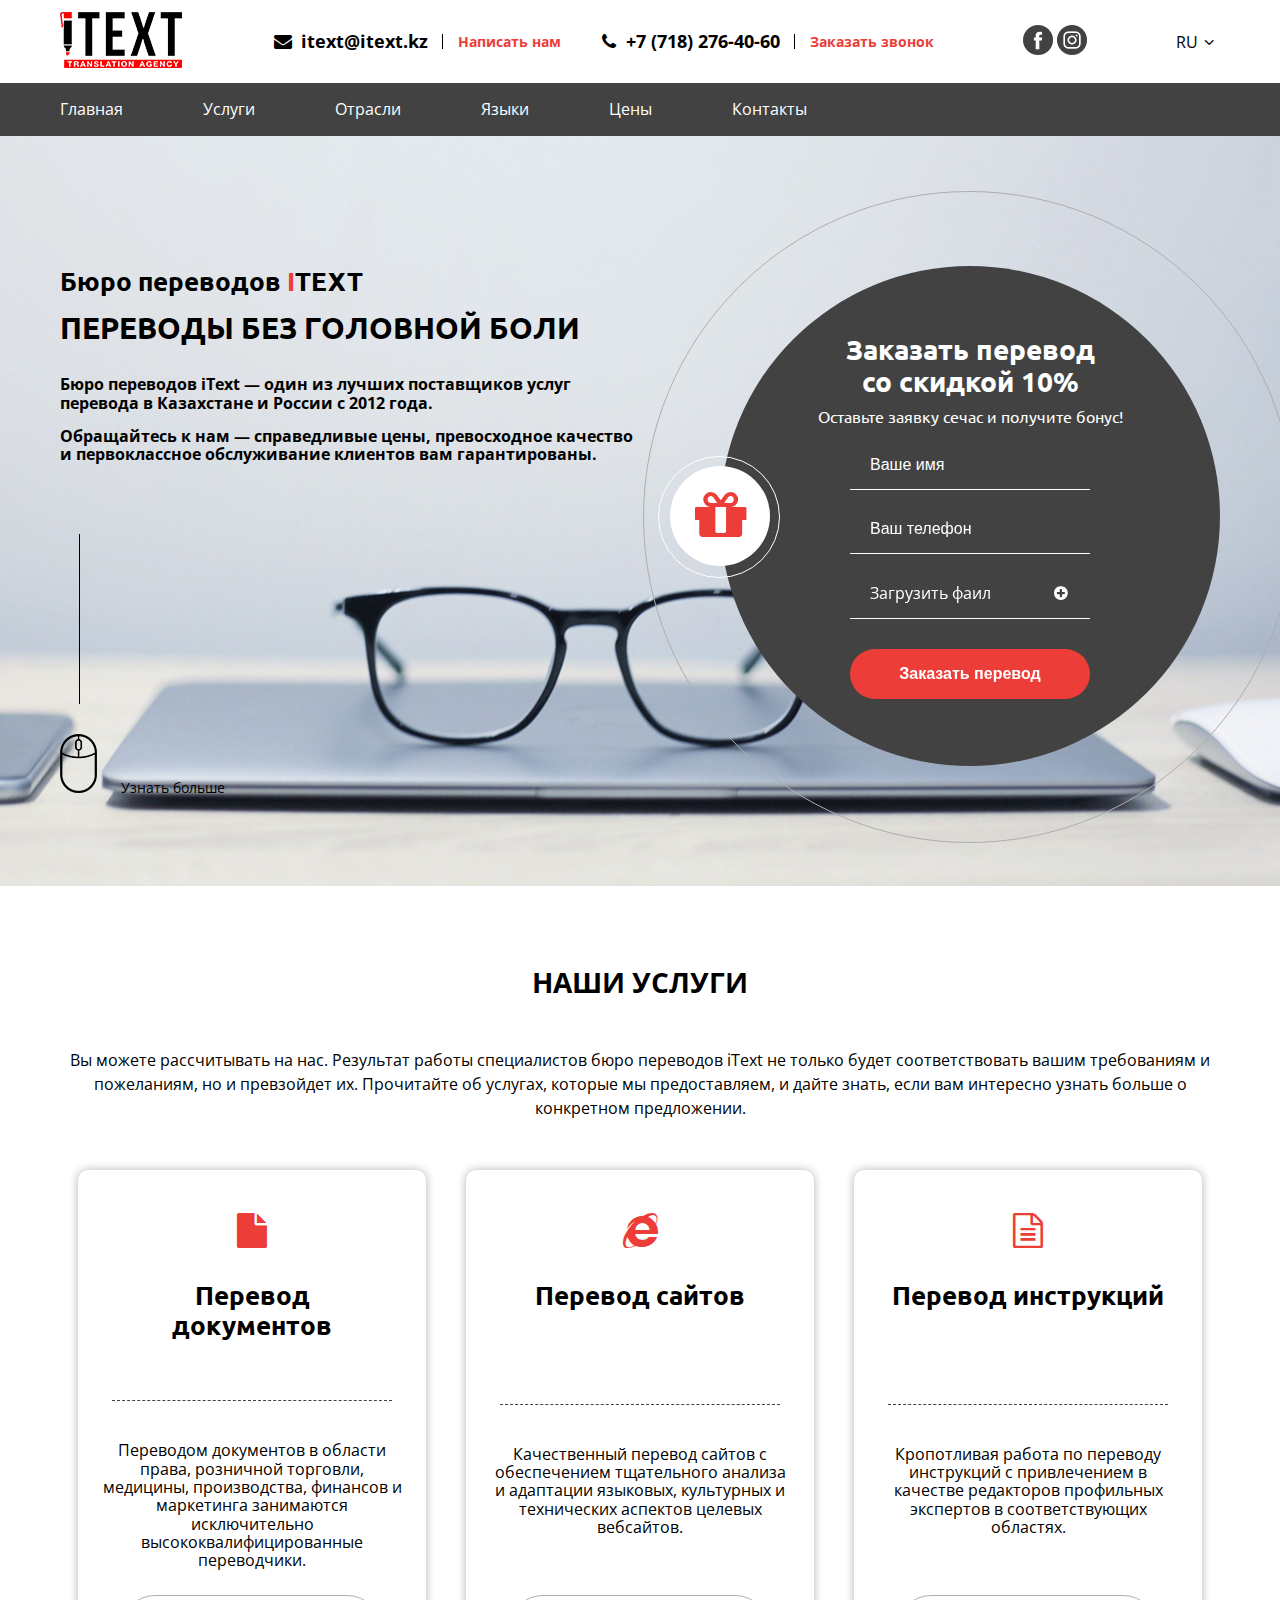
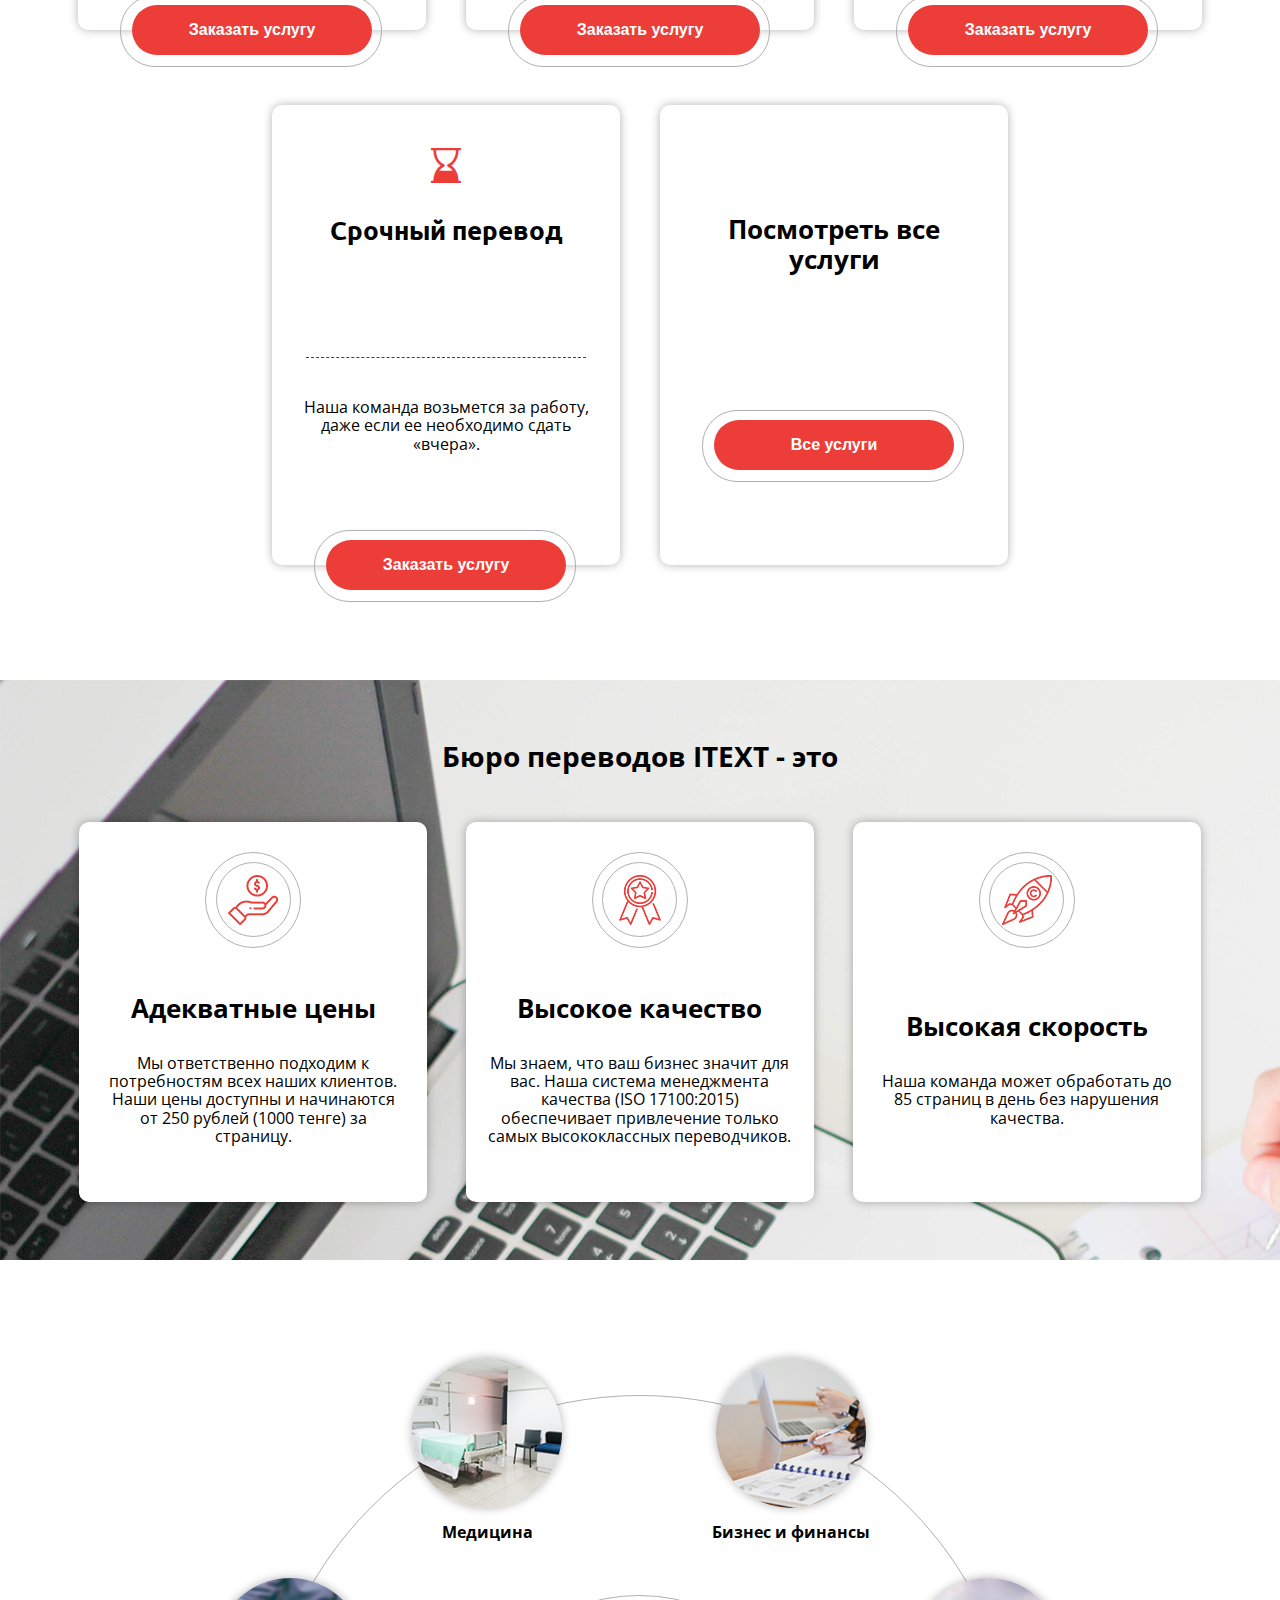
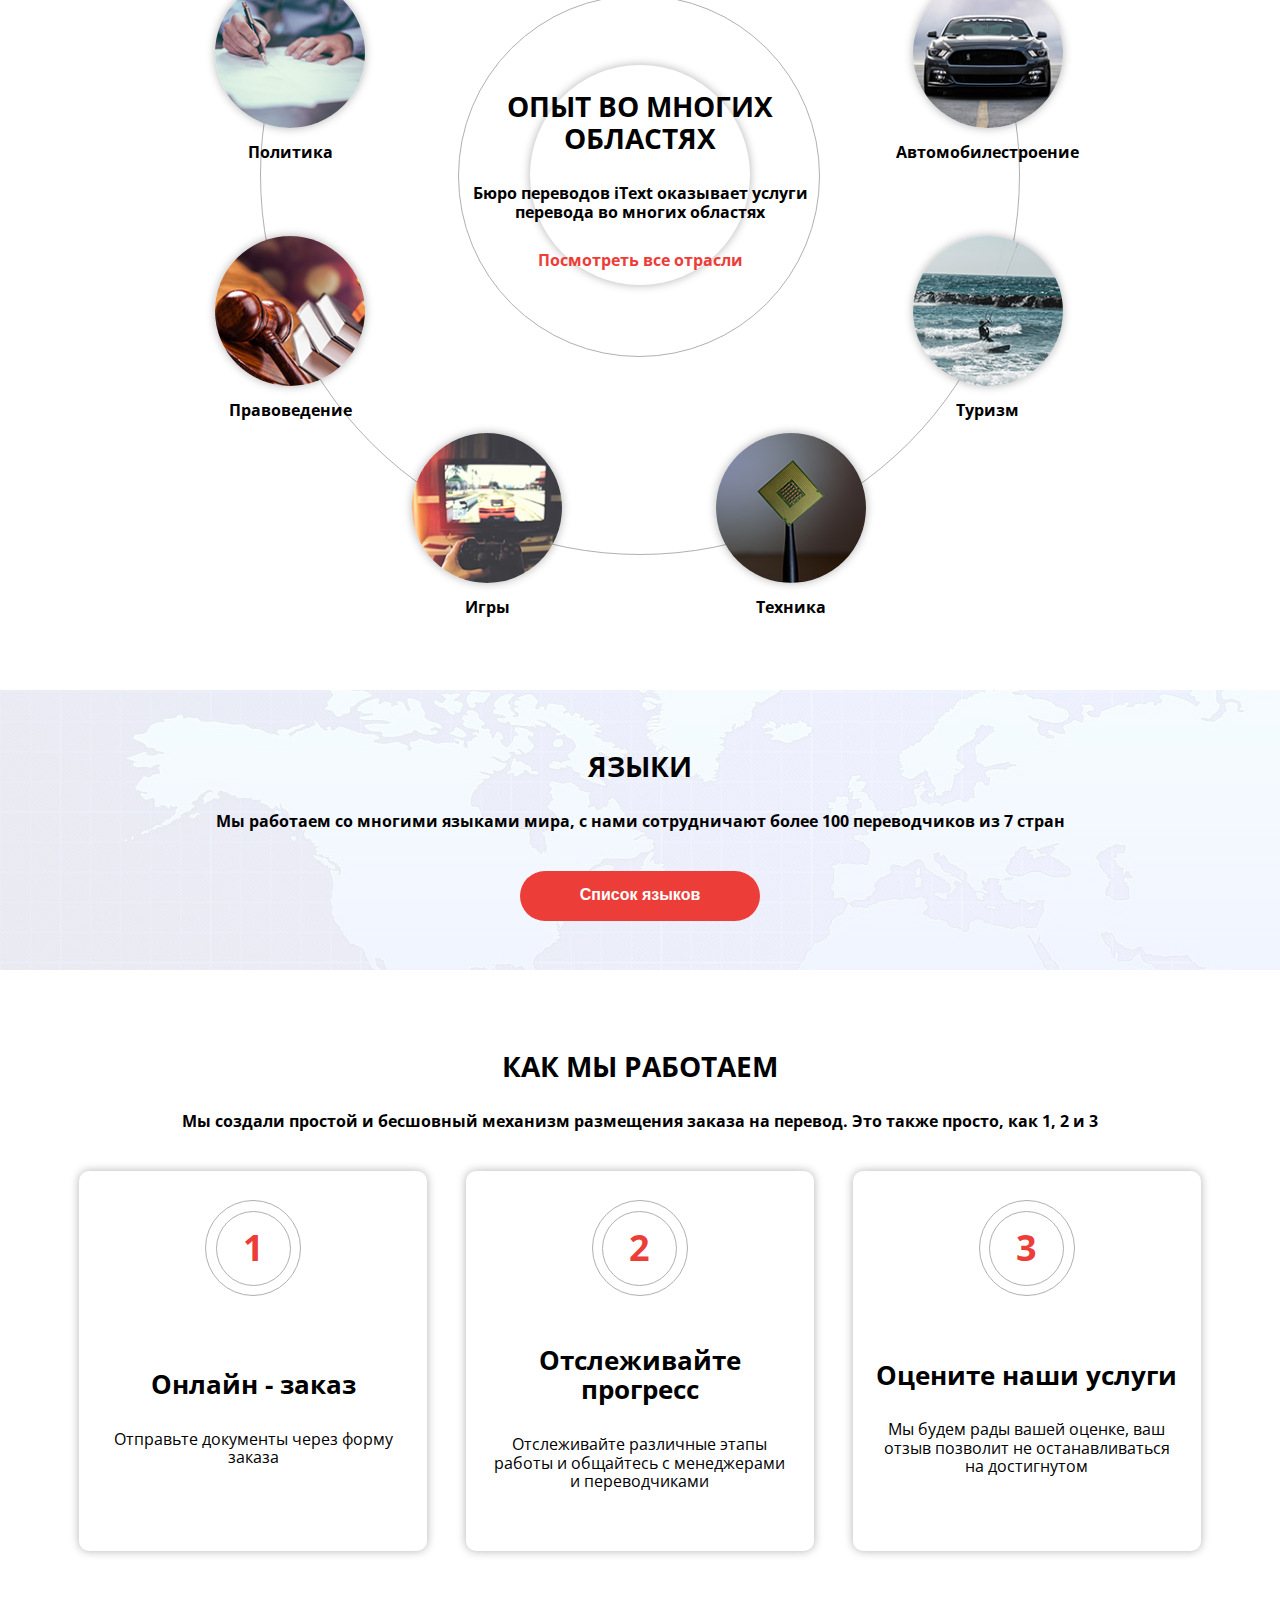
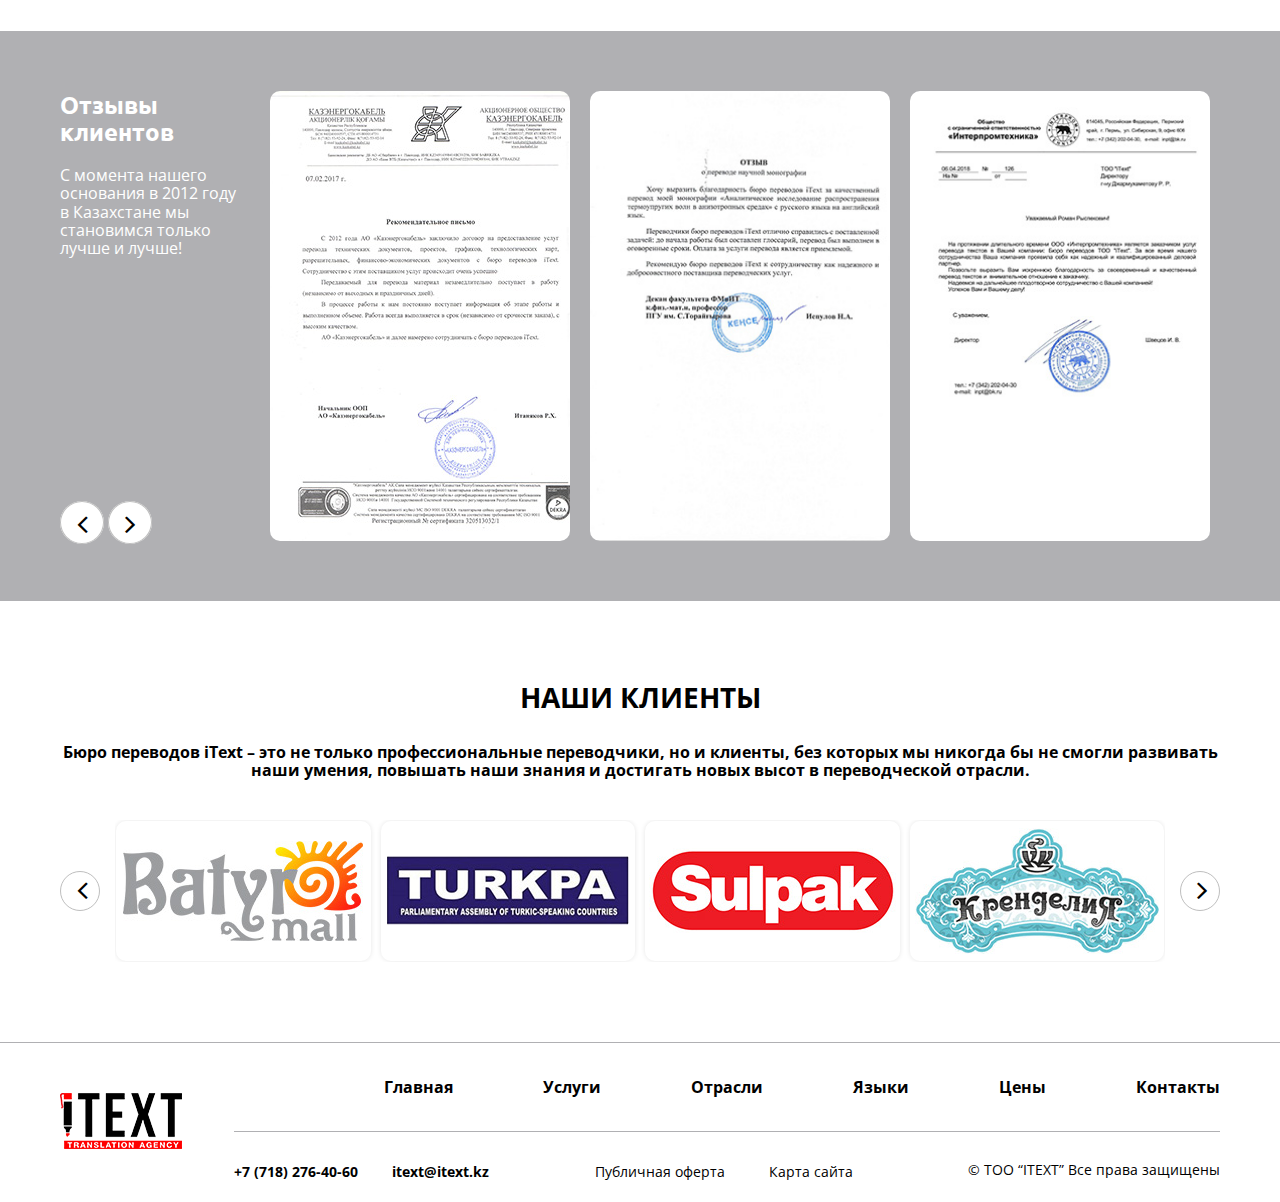
<file: index.html>
<!DOCTYPE html>
<html lang="en">
<head>
	<meta charset="UTF-8">
	<title>itext</title>
	<meta name="viewport" content="width=device-width, initial-scale=1.0, shrink-to-fit=no">
	<link href="https://fonts.googleapis.com/css?family=Open+Sans:400,700|Ubuntu:400,700&amp;subset=cyrillic,cyrillic-ext" rel="stylesheet">
	<link rel="stylesheet" href="css/style.css">
</head>
<body>

	<header class="header">
		<div class="header__top">
			<div class="container">
				<div class="header__wrap">
					<a href="index.html" class="header__logo">
						<img src="img/logo.png" alt="logo">
					</a>
					<div class="header__contacts header__contacts_display-none">
						<i class="header__contacts__cross icon-cancel"></i>
						<div class="header__mail">
							<div class="header__mail-item"><i class="icon-mail-alt"></i> itext@itext.kz</div>
							<a href="#" class="header__link red-link">Написать нам</a>
						</div>
						<div class="header__phone">
							<div class="header__phone-item"><i class="icon-phone"></i> +7 (718) 276-40-60</div>
							<a href="#" class="header__link red-link">Заказать звонок</a>
						</div>
					</div>
					<div class="header__social">
						<a href="#" class="header__contacts-img">
							<img src="img/contacts.png" alt="contact">
						</a>
						<a href="#" class="header__social-fb">
							<img src="img/facebook.png" alt="fb">
						</a>
						<a href="#" class="header__social-inst">
							<img src="img/instagram.png" alt="inst">
						</a>
					</div>
					<div class="header-lang">
						<div class="header__curr-lang">
							<a href="index.html" class="header__ru">RU<i class="icon-angle-down"></i></a>
						</div>
						<div class="header__other-lang">
							<div class="header__eng-box">
								<a href="index.html" class="header__eng">ENG</a>
							</div>
							<div class="header__kz-box">
								<a href="index.html" class="header__kz">KZ</a>
							</div>	
						</div>
					</div><!--header-lang-->
				</div><!--header__wrap-->
			</div><!--container-->
		</div><!--header__top-->
		<div class="header__menu">
			<div class="container">
				<ul class="header__menu-box header__menu_display-none">
					<li><a href="#" class="header__menu-item transition-anim">Главная</a></li>
					<li><a href="#" class="header__menu-item transition-anim">Услуги</a></li>
					<li><a href="#" class="header__menu-item transition-anim">Отрасли</a></li>
					<li><a href="#" class="header__menu-item transition-anim">Языки</a></li>
					<li><a href="#" class="header__menu-item transition-anim">Цены</a></li>
					<li><a href="#" class="header__menu-item transition-anim">Контакты</a></li>
					<i class="header__menu__cross icon-cancel"></i>
				</ul>
				<i class="header__menu-icon icon-menu"></i>
			</div><!--container-->
		</div><!--header__menu-->
	</header>

	<div class="offer ">
		<div class="container">
			<div class="offer__wrap">
				<div class="offer-text-box">
					<div class="offer-text">
						<h4 class="offer__subtitle">Бюро переводов <span>I</span>TEXT</h4>
						<h1 class="offer__title">Переводы без головной боли</h1>
						<p class="offer__text-p1">
							Бюро переводов iText — один из лучших поставщиков услуг перевода в Казахстане и России с 2012 года.
						</p>
						<p class="offer__text-p2">
							Обращайтесь к нам — справедливые цены, превосходное качество и первоклассное обслуживание клиентов вам гарантированы.
						</p>
					</div>
					<div class="offer__mouse">
						<img src="img/mouse.png" alt="mouse">
						<a href="#">Узнать больше</a>
					</div>
				</div><!--offer__text-box-->
				<div class="offer-form-box">
					<form action="#" method="post" class="offer-form">
						<div class="offer-form__title-box">
							<h3 class="offer-form__title">Заказать перевод <br> со скидкой 10%</h3>
							<h4 class="offer-form__subtitle">Оставьте заявку сечас и получите бонус!</h4>
						</div><!--offer-form__title-box-->
						<input type="text" placeholder="Ваше имя" class="offer-form__name">
						<input type="text" placeholder="Ваш телефон" class="offer-form__phone">
						<input type="file" id="upload" class="offer-form__hide">
						<label for="upload" class="offer-form__file">Загрузить фаил <i class="icon-plus-circled"></i></label>
						<button type="submit" class="btn">Заказать перевод</button>
						<i class="icon-gift offer-form__gift"></i>
					</form>
				</div><!--offer__form-box-->
			</div><!--offer_wrap-->
		</div><!--container-->
	</div><!--offer-->

	<div class="service">
		<div class="container">
			<h2 class="service-title">Наши услуги</h2>
			<p class="service-subtitle">
				Вы можете рассчитывать на нас. Результат работы специалистов бюро переводов iText не только будет соответствовать вашим требованиям и пожеланиям, но и превзойдет их. Прочитайте об услугах, которые мы предоставляем, и дайте знать, если вам интересно узнать больше о конкретном предложении.
			</p>
			<div class="service-items-wrap">
				<div class="service-item box_item strong-shadow">
					<div class="service-item__top">
						<i class="service-item__icon icon-doc-inv"></i>
						<h3 class="service-item__title">Перевод документов</h3>
					</div>
					<div class="service-item__text">
						<p>
							Переводом документов в области права, розничной торговли, медицины, производства, финансов и маркетинга занимаются исключительно высококвалифицированные переводчики.
						</p>
					</div>
					<button class="btn service-item_btn order_btn">Заказать услугу</button>
				</div><!--service__item-->
				<div class="service-item box_item strong-shadow">
					<div class="service-item__top">
						<i class="service-item__icon icon-internet-explorer"></i>
						<h3 class="service-item__title">Перевод сайтов</h3>
					</div>
					<div class="service-item__text">
						<p>
							Качественный перевод сайтов с обеспечением тщательного анализа и адаптации языковых, культурных и технических аспектов целевых вебсайтов.
						</p>
					</div>
					<button class="btn service-item_btn order_btn">Заказать услугу</button>
				</div><!--service__item-->
				<div class="service-item box_item strong-shadow">
					<div class="service-item__top">
						<i class="service-item__icon icon-doc-text"></i>
						<h3 class="service-item__title">Перевод инструкций</h3>
					</div>
					<div class="service-item__text">
						<p>
							Кропотливая работа по переводу инструкций с привлечением в качестве редакторов профильных экспертов в соответствующих областях.
						</p>
					</div>
					<button class="btn service-item_btn order_btn">Заказать услугу</button>
				</div><!--service__item-->
				<div class="service-item box_item strong-shadow">
					<div class="service-item__top">
						<i class="service-item__icon icon-hourglass-3"></i>
						<h3 class="service-item__title">Срочный перевод</h3>
					</div>
					<div class="service-item__text">
						<p>
							Наша команда возьмется за работу, даже если ее необходимо сдать «вчера».
						</p>
					</div>
					<button class="btn service-item_btn order_btn">Заказать услугу</button>
				</div><!--service__item-->
				<div class="service-item box_item strong-shadow service-item_empty">
					<h3 class="service-item__title">Посмотреть все услуги</h3>
					<a href="#"><button class="btn service-item_btn">Все услуги</button></a>
				</div><!--service__item-->
			</div><!--service__items-wrap-->
		</div><!--container-->
	</div><!--service-->

	<div class="advantages">
		<div class="container">
			<h2 class="advantages-title">Бюро переводов ITEXT - это</h2>
			<div class="advantages-items-wrap">
				<div class="advantages-item box_item strong-shadow">
					<div class="advantages-item__icon">
						<img src="img/advantages_icon1.png" alt="img">
					</div>
					<div class="advantages-item__text">
						<h3>Адекватные цены</h3>
						<p>
							Мы ответственно подходим к потребностям всех наших клиентов. Наши цены доступны и начинаются от 250 рублей (1000 тенге) за страницу.
						</p>
					</div>
				</div><!--advantages-item-->
				<div class="advantages-item box_item strong-shadow">
					<div class="advantages-item__icon">
						<img src="img/advantages_icon2.png" alt="img">
					</div>
					<div class="advantages-item__text">
						<h3>Высокое качество</h3>
						<p>
							Мы знаем, что ваш бизнес значит для вас. Наша система менеджмента качества (ISO 17100:2015) обеспечивает привлечение только самых высококлассных переводчиков.
						</p>
					</div>
				</div><!--advantages-item-->
				<div class="advantages-item box_item strong-shadow">
					<div class="advantages-item__icon">
						<img src="img/advantages_icon3.png" alt="img">
					</div>
					<div class="advantages-item__text">
						<h3>Высокая скорость</h3>
						<p>
							Наша команда может обработать до 85 страниц в день без нарушения качества.
						</p>
					</div>
				</div><!--advantages-item-->
			</div><!--advantages-items-wrap-->
		</div><!--container-->
	</div><!--advantages-->

	<div class="category">
		<div class="container">
			<div class="category-wrap">
				<div class="category-center strong-shadow">
					<div class="category__content">
						<h2 class="category-title">Опыт во многих<br>областях</h2>
						<h3 class="category-subtitle">Бюро переводов iText оказывает услуги перевода во многих областях</h3>
						<a href="#" class="category__link red-link">Посмотреть все отрасли</a>
					</div>	
				</div><!--category-center-->
				<div class="category-circle">
					<a href="#" class="category-circle-item">
						<div class="category__circle-foto">
							<img src="img/category__foto1.jpg" alt="img">
						</div>
						<h4 class="category__circle-title">Медицина</h4>
					</a><!--category-circle-item-->
					<a href="#" class="category-circle-item">
						<div class="category__circle-foto">
							<img src="img/category__foto2.jpg" alt="img">
						</div>
						<h4 class="category__circle-title">Бизнес и финансы</h4>
					</a><!--category-circle-item-->
					<a href="#" class="category-circle-item">
						<div class="category__circle-foto">
							<img src="img/category__foto3.jpg" alt="img">
						</div>
						<h4 class="category__circle-title">Автомобилестроение</h4>
					</a><!--category-circle-item-->
					<a href="#" class="category-circle-item">
						<div class="category__circle-foto">
							<img src="img/category__foto4.jpg" alt="img">
						</div>
						<h4 class="category__circle-title">Туризм</h4>
					</a><!--category-circle-item-->
					<a href="#" class="category-circle-item">
						<div class="category__circle-foto">
							<img src="img/category__foto5.jpg" alt="img">
						</div>
						<h4 class="category__circle-title">Техника</h4>
					</a><!--category-circle-item-->
					<a href="#" class="category-circle-item">
						<div class="category__circle-foto">
							<img src="img/category__foto6.jpg" alt="img">
						</div>
						<h4 class="category__circle-title">Игры</h4>
					</a><!--category-circle-item-->
					<a href="#" class="category-circle-item">
						<div class="category__circle-foto">
							<img src="img/category__foto7.jpg" alt="img">
						</div>
						<h4 class="category__circle-title">Правоведение</h4>
					</a><!--category-circle-item-->
					<a href="#" class="category-circle-item">
						<div class="category__circle-foto">
							<img src="img/category__foto8.jpg" alt="img">
						</div>
						<h4 class="category__circle-title">Политика</h4>
					</a><!--category-circle-item-->
				</div><!--category-circle-->
			</div><!--category-wrap-->
		</div><!--container-->
	</div><!--category-->

	<div class="lang">
		<div class="container">
			<div class="lang__wrap">
				<h2 class="lang-title">Языки</h2>
				<h3 class="lang-subtitle">Мы работаем со многими языками мира, с нами сотрудничают более 100 переводчиков из 7 стран</h3>
				<button class="btn lang_btn">Список языков</button>
			</div>	
		</div><!--container-->
	</div><!--category-->

	<div class="work">
		<div class="container">
			<h2 class="work-title">Как мы работаем</h2>
			<h3 class="work-subtitle">Мы создали простой и бесшовный механизм размещения заказа на перевод. Это также просто, как 1, 2 и 3</h3>
			<div class="work__wrap">
				<div class="work-item box_item strong-shadow">
					<div class="work__icon">
						<span>1</span>
					</div>
					<div class="work__text">
						<h3>Онлайн - заказ</h3>
						<p>
							Отправьте документы через форму заказа
						</p>
					</div>
				</div><!--work-item-->
				<div class="work-item box_item strong-shadow">
					<div class="work__icon">
						<span>2</span>
					</div>
					<div class="work__text">
						<h3>Отслеживайте прогресс</h3>
						<p>
							Отслеживайте различные этапы работы и общайтесь с менеджерами и переводчиками
						</p>
					</div>
				</div><!--work-item-->
				<div class="work-item box_item strong-shadow">
					<div class="work__icon">
						<span>3</span>
					</div>
					<div class="work__text">
						<h3>Оцените наши услуги</h3>
						<p>
							Мы будем рады вашей оценке, ваш отзыв позволит не останавливаться на достигнутом
						</p>
					</div>
				</div><!--work-item-->
			</div><!--work__wrap-->
		</div><!--container-->
	</div><!--work-->

	<div class="feedback">
		<div class="container">
			<div class="feedback__slider-wrap">
				<div class="feedback__left">
					<h3 class="feedback-title">Отзывы клиентов</h3>
					<h4 class="feedback-subtitle">С момента нашего основания в 2012 году в Казахстане мы становимся только лучше и лучше!</h4>
					<div class="feedback-control">
						<div class="feedback-control__box">
							<i class="feedback__control-left icon-angle-left control_arrow"></i>
							<i class="feedback__control-right icon-angle-right control_arrow"></i>
						</div>	
					</div>
				</div><!--feedback__left-->
				<div class="feedback__right">
					<div class="swiper-container feedback__swiper-container">
						<div class="swiper-wrapper">
							<div class="swiper-slide">
								<a href="img/feedback/feedback1_big.jpg" data-lightbox="feedback">
									<img src="img/feedback/feedback1.jpg" alt="img">
									<div class="feedback__hover transition-anim">
										<i class="icon-search"></i>
									</div>	
								</a>
							</div><!--swiper-slide-->
							<div class="swiper-slide">
								<a href="img/feedback/feedback2_big.jpg" data-lightbox="feedback">
									<img src="img/feedback/feedback2.jpg" alt="img">
									<div class="feedback__hover transition-anim">
										<i class="icon-search"></i>
									</div>	
								</a>
							</div><!--swiper-slide-->
							<div class="swiper-slide">
								<a href="img/feedback/feedback3_big.jpg" data-lightbox="feedback">
									<img src="img/feedback/feedback3.jpg" alt="img">
									<div class="feedback__hover transition-anim">
										<i class="icon-search"></i>
									</div>	
								</a>
							</div><!--swiper-slide-->
							<div class="swiper-slide">
								<a href="img/feedback/feedback4_big.jpg" data-lightbox="feedback">
									<img src="img/feedback/feedback4.jpg" alt="img">
									<div class="feedback__hover transition-anim">
										<i class="icon-search"></i>
									</div>	
								</a>
							</div><!--swiper-slide-->
							<div class="swiper-slide">
								<a href="img/feedback/feedback5_big.jpg" data-lightbox="feedback">
									<img src="img/feedback/feedback5.jpg" alt="img">
									<div class="feedback__hover transition-anim">
										<i class="icon-search"></i>
									</div>	
								</a>
							</div><!--swiper-slide-->
							<div class="swiper-slide">
								<a href="img/feedback/feedback6_big.jpg" data-lightbox="feedback">
									<img src="img/feedback/feedback6.jpg" alt="img">
									<div class="feedback__hover transition-anim">
										<i class="icon-search"></i>
									</div>	
								</a>
							</div><!--swiper-slide-->
							<div class="swiper-slide">
								<a href="img/feedback/feedback7_big.jpg" data-lightbox="feedback">
									<img src="img/feedback/feedback7.jpg" alt="img">
									<div class="feedback__hover transition-anim">
										<i class="icon-search"></i>
									</div>	
								</a>
							</div><!--swiper-slide-->
							<div class="swiper-slide">
								<a href="img/feedback/feedback8_big.jpg" data-lightbox="feedback">
									<img src="img/feedback/feedback8.jpg" alt="img">
									<div class="feedback__hover transition-anim">
										<i class="icon-search"></i>
									</div>	
								</a>
							</div><!--swiper-slide-->
							<div class="swiper-slide">
								<a href="img/feedback/feedback9_big.jpg" data-lightbox="feedback">
									<img src="img/feedback/feedback9.jpg" alt="img">
									<div class="feedback__hover transition-anim">
										<i class="icon-search"></i>
									</div>	
								</a>
							</div><!--swiper-slide-->
						</div><!--swiper-wrapper-->
					</div><!--swiper-container-->
				</div><!--feedback__right-->
			</div><!--feedback__slider-wrap-->
		</div><!--container-->
	</div><!--feedback-->

	<div class="clients">
		<div class="container">
			<h2 class="clients-title">Наши клиенты</h2>
			<h3 class="clients-subtitle">Бюро переводов iText – это не только профессиональные переводчики, но и клиенты, без которых мы никогда бы не смогли развивать наши умения, повышать наши знания и достигать новых высот в переводческой отрасли.</h3>
			<div class="clients__wrap">
				<div class="swiper-container clients_slider-wrap">
					<div class="swiper-wrapper">
						<div class="clients__item swiper-slide weak-shadow">
							<img src="img/clients_img1.jpg" alt="img">
						</div><!--swiper-slide-->
						<div class="clients__item swiper-slide weak-shadow">
							<img src="img/clients_img2.jpg" alt="img">
						</div><!--swiper-slide-->
						<div class="clients__item swiper-slide weak-shadow">
							<img src="img/clients_img3.jpg" alt="img">
						</div><!--swiper-slide-->
						<div class="clients__item swiper-slide weak-shadow">
							<img src="img/clients_img4.jpg" alt="img">
						</div><!--swiper-slide-->
						<div class="clients__item swiper-slide weak-shadow">
							<img src="img/clients_img5.png" alt="img">
						</div><!--swiper-slide-->
						<div class="clients__item swiper-slide weak-shadow">
							<img src="img/clients_img6.png" alt="img">
						</div><!--swiper-slide-->
						<div class="clients__item swiper-slide weak-shadow">
							<img src="img/clients_img7.png" alt="img">
						</div><!--swiper-slide-->
						<div class="clients__item swiper-slide weak-shadow">
							<img src="img/clients_img8.png" alt="img">
						</div><!--swiper-slide-->
						<div class="clients__item swiper-slide weak-shadow">
							<img src="img/clients_img9.png" alt="img">
						</div><!--swiper-slide-->
					</div><!--swiper-wrapper-->
				</div><!--swiper-container-->
				<i class="clients__control-left icon-angle-left control_arrow"></i>
				<i class="clients__control-right icon-angle-right control_arrow"></i>
			</div><!--clients__wrap-->
		</div><!--container-->
	</div><!--clients-->

	<footer class="footer">
		<div class="container">
			<div class="footer__wrap">
				<div class="footer__logo">
					<a href="index.html"><img src="img/logo.png" alt=""></a>
				</div>
				<div class="footer__menu-wrap">
					<ul class="footer__nav-list">
						<li><a class="footer__nav-item transition-anim" href="#">Главная</a></li>
						<li><a class="footer__nav-item transition-anim" href="#">Услуги</a></li>
						<li><a class="footer__nav-item transition-anim" href="#">Отрасли</a></li>
						<li><a class="footer__nav-item transition-anim" href="#">Языки</a></li>
						<li><a class="footer__nav-item transition-anim" href="#">Цены</a></li>
						<li><a class="footer__nav-item transition-anim" href="#">Контакты</a></li>
					</ul>
					<div class="footer__bottom">
						<div class="footer__contact">
							<a href="tel:+77182764060" class="footer__phone">+7 (718) 276-40-60</a>
							<a href="#" class="footer__mail">itext@itext.kz</a>
						</div>
						<div class="footer__link">
							<a href="#">Публичная оферта</a>
							<a href="#">Карта сайта</a>
						</div>
						<div class="footer__copy">©  ТОО “ITEXT” Все права защищены</div>
					</div><!--footer__bottom-->
				</div><!--footer__menu-wrap-->
			</div><!--footer__wrap-->
		</div><!--container-->
	</footer>

	<div class="popup">
		<div class="popup__wrap">
			<div class="popup-connect popup_box">
				<i class="popup-connect__cross icon-cancel"></i>
				<div class="popup-connect__title-box">
					<h3 class="popup-connect__title">Связаться с нами</h3>
					<h4 class="popup-connect__subtitle">Заполните форму и мы вам перезвоним</h4>
				</div>	
				<form action="#" method="post" class="popup-connect__form">
					<input type="text" placeholder="Ваше имя" class="popup-connect__name">
					<input type="text" placeholder="Ваш телефон" class="popup-connect__phone">
					<button type="submit" class="btn popup-connect__btn">Отправить</button>
				</form>
			</div><!--popup-connect-->
			<div class="popup-ok popup_box">
				<div class="popup-ok__title-box">
					<h3 class="popup-ok__title">Ваша заявка принята!</h3>
					<h4 class="popup-ok__subtitle">Мы свяжемся с вами в ближайшее время</h4>
				</div>	
				<button type="submit" class="btn popup-ok__btn">OK</button>
			</div><!--popup-ok-->
		</div><!--popup__wrap-->
	</div><!--popup-->

	<script
	 src="https://code.jquery.com/jquery-3.3.1.min.js"
	 integrity="sha256-FgpCb/KJQlLNfOu91ta32o/NMZxltwRo8QtmkMRdAu8="
	 crossorigin="anonymous">
	</script>
	<script src="js/lightbox.min.js"></script>
	<script src="js/swiper.min.js"></script>
	<script src="js/main.js"></script>
	
</body>
</html>
</file>
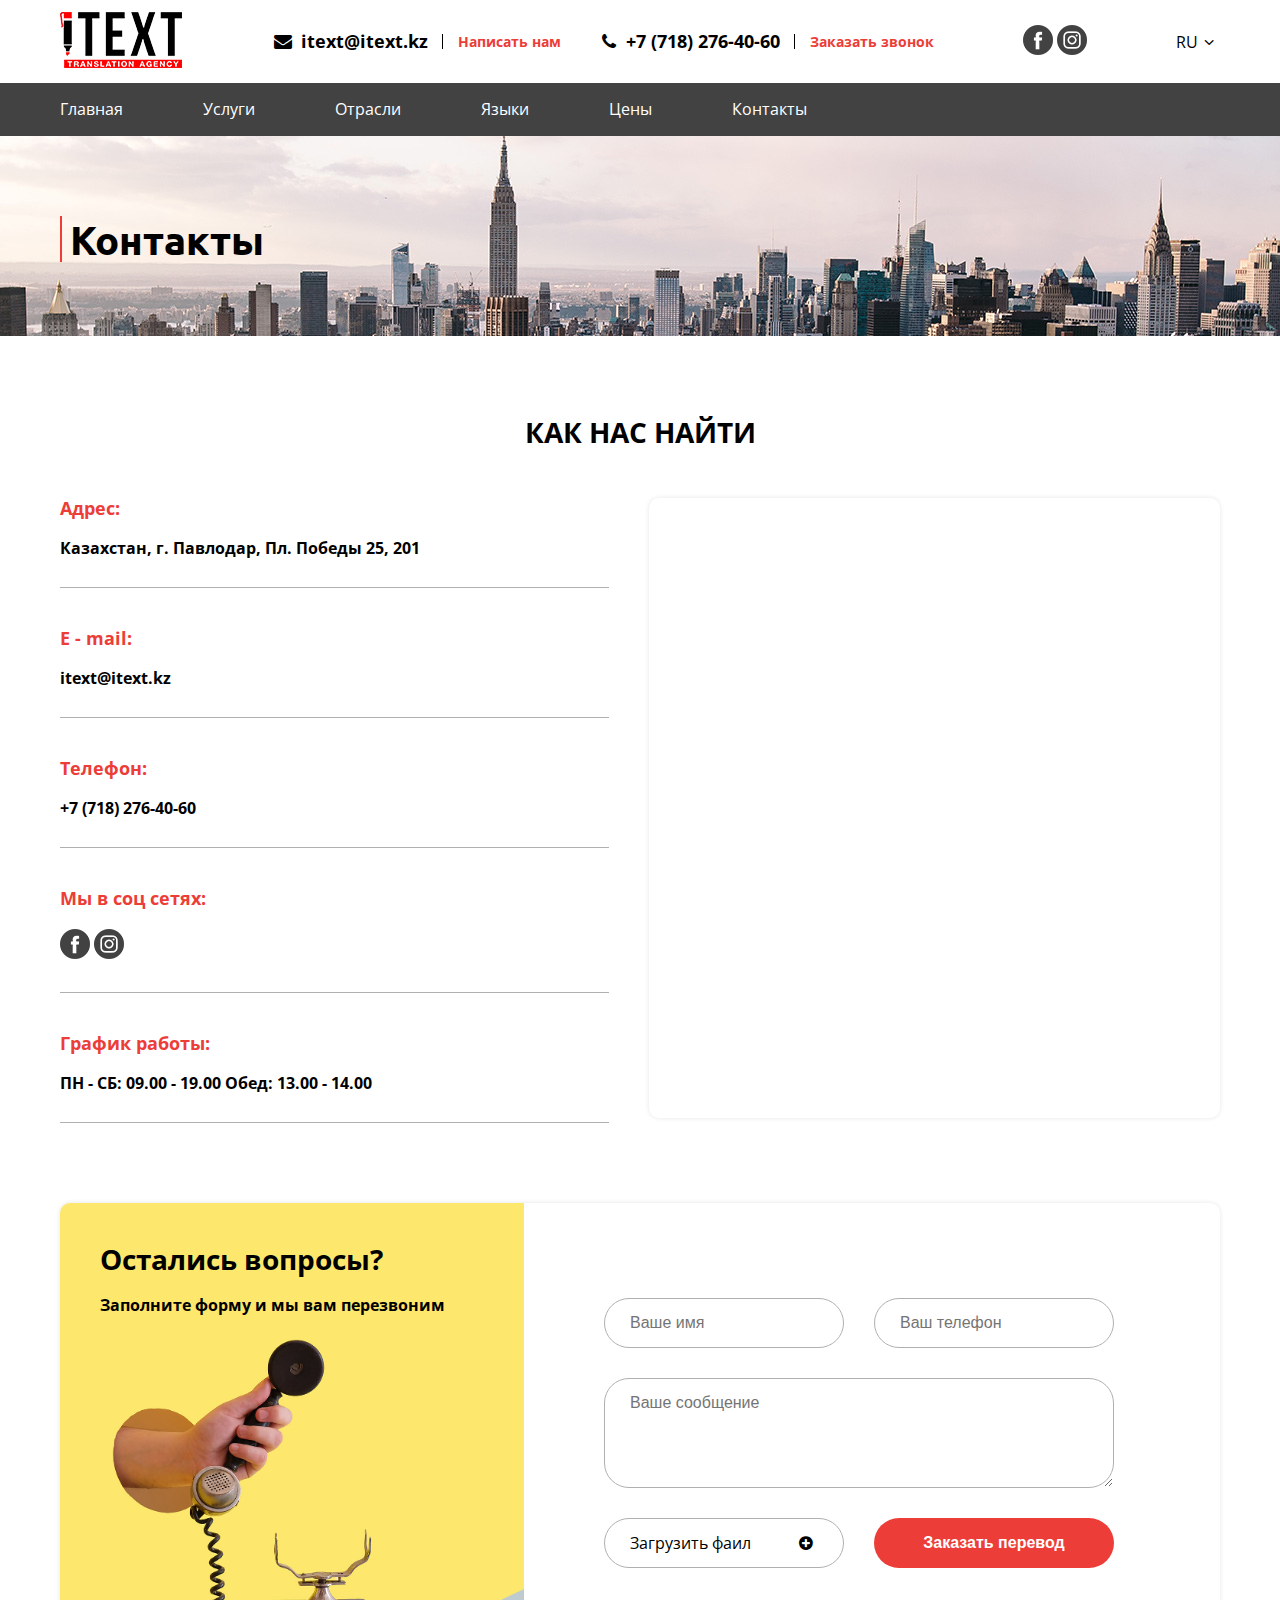
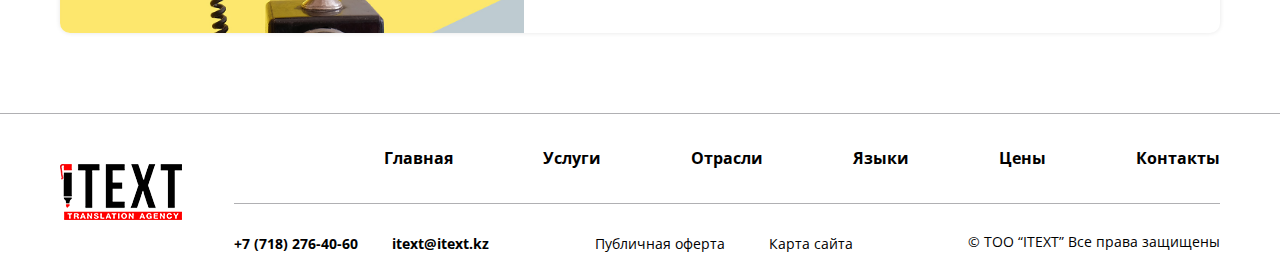
<file: contacts.html>
<!DOCTYPE html>
<html lang="en">
<head>
	<meta charset="UTF-8">
	<title>itext</title>
	<meta name="viewport" content="width=device-width, initial-scale=1.0, shrink-to-fit=no">
	<link href="https://fonts.googleapis.com/css?family=Open+Sans:400,700|Ubuntu:400,700&amp;subset=cyrillic,cyrillic-ext" rel="stylesheet">
	<link rel="stylesheet" href="css/style.css">

</head>
<body>

	<header class="header">
		<div class="header__top">
			<div class="container">
				<div class="header__wrap">
					<a href="index.html" class="header__logo">
						<img src="img/logo.png" alt="logo">
					</a>
					<div class="header__contacts header__contacts_display-none">
						<i class="header__contacts__cross icon-cancel"></i>
						<div class="header__mail">
							<div class="header__mail-item"><i class="icon-mail-alt"></i> itext@itext.kz</div>
							<a href="#" class="header__link red-link">Написать нам</a>
						</div>
						<div class="header__phone">
							<div class="header__phone-item"><i class="icon-phone"></i> +7 (718) 276-40-60</div>
							<a href="#" class="header__link red-link">Заказать звонок</a>
						</div>
					</div>
					<div class="header__social">
						<a href="#" class="header__contacts-img">
							<img src="img/contacts.png" alt="contact">
						</a>
						<a href="#" class="header__social-fb">
							<img src="img/facebook.png" alt="fb">
						</a>
						<a href="#" class="header__social-inst">
							<img src="img/instagram.png" alt="inst">
						</a>
					</div>
					<div class="header-lang">
						<div class="header__curr-lang">
							<a href="index.html" class="header__ru">RU<i class="icon-angle-down"></i></a>
						</div>
						<div class="header__other-lang">
							<div class="header__eng-box">
								<a href="index.html" class="header__eng">ENG</a>
							</div>
							<div class="header__kz-box">
								<a href="index.html" class="header__kz">KZ</a>
							</div>	
						</div>
					</div><!--header-lang-->
				</div><!--header__wrap-->
			</div><!--container-->
		</div><!--header__top-->
		<div class="header__menu">
			<div class="container">
				<ul class="header__menu-box header__menu_display-none">
					<li><a href="#" class="header__menu-item transition-anim">Главная</a></li>
					<li><a href="#" class="header__menu-item transition-anim">Услуги</a></li>
					<li><a href="#" class="header__menu-item transition-anim">Отрасли</a></li>
					<li><a href="#" class="header__menu-item transition-anim">Языки</a></li>
					<li><a href="#" class="header__menu-item transition-anim">Цены</a></li>
					<li><a href="#" class="header__menu-item transition-anim">Контакты</a></li>
					<i class="header__menu__cross icon-cancel"></i>
				</ul>
				<i class="header__menu-icon icon-menu"></i>
			</div><!--container-->
		</div><!--header__menu-->
	</header>

	<div class="contacts-top-box top-box">
		<div class="container">
			<h1 class="top-box-title">Контакты</h1>
		</div>
	</div>

	<div class="contacts-content">
		<div class="container">
			<h2 class="contacts-title">как нас найти</h2>
			<div class="contacts-content-wrap">
				<div class="contacts-content-wrap-left">
					<div class="contacts-content-block">
						<div class="contacts-content-block__top">Адрес:</div>
						<div class="contacts-content-block__bot">
							Казахстан, г. Павлодар, Пл. Победы 25, 201
						</div>
					</div><!--contacts-content-block-->
					<div class="contacts-content-block">
						<div class="contacts-content-block__top">E - mail:</div>
						<div class="contacts-content-block__bot">
							itext@itext.kz
						</div>
					</div><!--contacts-content-block-->
					<div class="contacts-content-block">
						<div class="contacts-content-block__top">Телефон:</div>
						<div class="contacts-content-block__bot">
							+7 (718) 276-40-60
						</div>
					</div><!--contacts-content-block-->
					<div class="contacts-content-block">
						<div class="contacts-content-block__top">Мы в соц сетях:</div>
						<div class="contacts-content-block__bot">
							<div class="header__social">
								<a href="#" class="header__social-fb">
									<img src="img/facebook.png" alt="fb">
								</a>
								<a href="#" class="header__social-inst">
									<img src="img/instagram.png" alt="inst">
								</a>
							</div>
						</div>
					</div><!--contacts-content-block-->
					<div class="contacts-content-block">
						<div class="contacts-content-block__top">График работы:</div>
						<div class="contacts-content-block__bot">
							<span>ПН - СБ:   09.00 - 19.00</span>
							<span>Обед:   13.00 - 14.00</span>
						</div>
					</div><!--contacts-content-block-->
				</div><!--contacts-content-wrap__left-->
				<div class="contacts-content-wrap-right">
					<div class="contacts-content-map-box weak-shadow">
						<iframe src="https://yandex.ru/map-widget/v1/?um=constructor%3Aa3e63a1b225640a9d5d9d5583251f96b3945d4f23c69c8b33a65a90756cc4910&amp;source=constructor" width="580" height="620" frameborder="0"></iframe>
					</div>
				</div><!--contacts-content-wrap__right-->
			</div><!--contacts-content-wrap-->
		</div>
	</div>

	<div class="contacts-form-wrapper">
		<div class="container">
			<div class="contacts-form-wrap weak-shadow">
				<div class="contacts-form__text">
					<h3 class="contacts-form__title">Остались вопросы?</h3>
					<h4 class="contacts-form__subtitle">Заполните форму и мы вам перезвоним</h4>
				</div><!--contacts-form__text-->
				<div class="contacts-form-box">
					<form action="#" method="post" class="contacts-form">
						<input type="text" placeholder="Ваше имя" class="contacts-form__name contacts_block">
						<input type="text" placeholder="Ваш телефон" class="contacts-form__phone contacts_block">
						<textarea type="text" placeholder="Ваше сообщение" class="contacts-form__textarea contacts_block"></textarea>
						<input type="file" id="upload" class="offer-form__hide">
						<label for="upload" class="contacts-form__file contacts_block">Загрузить фаил <i class="icon-plus-circled"></i></label>
						<button type="submit" class="btn contacts-form__btn">Заказать перевод</button>
					</form>
				</div>	
			</div><!--contacts-form-wrap-->
		</div>
	</div>

	<footer class="footer">
		<div class="container">
			<div class="footer__wrap">
				<div class="footer__logo">
					<a href="index.html"><img src="img/logo.png" alt=""></a>
				</div>
				<div class="footer__menu-wrap">
					<ul class="footer__nav-list">
						<li><a class="footer__nav-item transition-anim" href="#">Главная</a></li>
						<li><a class="footer__nav-item transition-anim" href="#">Услуги</a></li>
						<li><a class="footer__nav-item transition-anim" href="#">Отрасли</a></li>
						<li><a class="footer__nav-item transition-anim" href="#">Языки</a></li>
						<li><a class="footer__nav-item transition-anim" href="#">Цены</a></li>
						<li><a class="footer__nav-item transition-anim" href="#">Контакты</a></li>
					</ul>
					<div class="footer__bottom">
						<div class="footer__contact">
							<a href="tel:+77182764060" class="footer__phone">+7 (718) 276-40-60</a>
							<a href="#" class="footer__mail">itext@itext.kz</a>
						</div>
						<div class="footer__link">
							<a href="#">Публичная оферта</a>
							<a href="#">Карта сайта</a>
						</div>
						<div class="footer__copy">©  ТОО “ITEXT” Все права защищены</div>
					</div><!--footer__bottom-->
				</div><!--footer__menu-wrap-->
			</div><!--footer__wrap-->
		</div><!--container-->
	</footer>

	<div class="popup">
		<div class="popup__wrap">
			<div class="popup-connect popup_box">
				<i class="popup-connect__cross icon-cancel"></i>
				<div class="popup-connect__title-box">
					<h3 class="popup-connect__title">Связаться с нами</h3>
					<h4 class="popup-connect__subtitle">Заполните форму и мы вам перезвоним</h4>
				</div>	
				<form action="#" method="post" class="popup-connect__form">
					<input type="text" placeholder="Ваше имя" class="popup-connect__name">
					<input type="text" placeholder="Ваш телефон" class="popup-connect__phone">
					<button type="submit" class="btn popup-connect__btn">Отправить</button>
				</form>
			</div><!--popup-connect-->
			<div class="popup-ok popup_box">
				<div class="popup-ok__title-box">
					<h3 class="popup-ok__title">Ваша заявка принята!</h3>
					<h4 class="popup-ok__subtitle">Мы свяжемся с вами в ближайшее время</h4>
				</div>	
				<button type="submit" class="btn popup-ok__btn">OK</button>
			</div><!--popup-ok-->
		</div><!--popup__wrap-->
	</div><!--popup-->

	<script
	 src="https://code.jquery.com/jquery-3.3.1.min.js"
	 integrity="sha256-FgpCb/KJQlLNfOu91ta32o/NMZxltwRo8QtmkMRdAu8="
	 crossorigin="anonymous">
	</script>
	<script src="js/lightbox.min.js"></script>
	<script src="js/swiper.min.js"></script>
	<script src="js/main.js"></script>
	
</body>
</html>
</file>
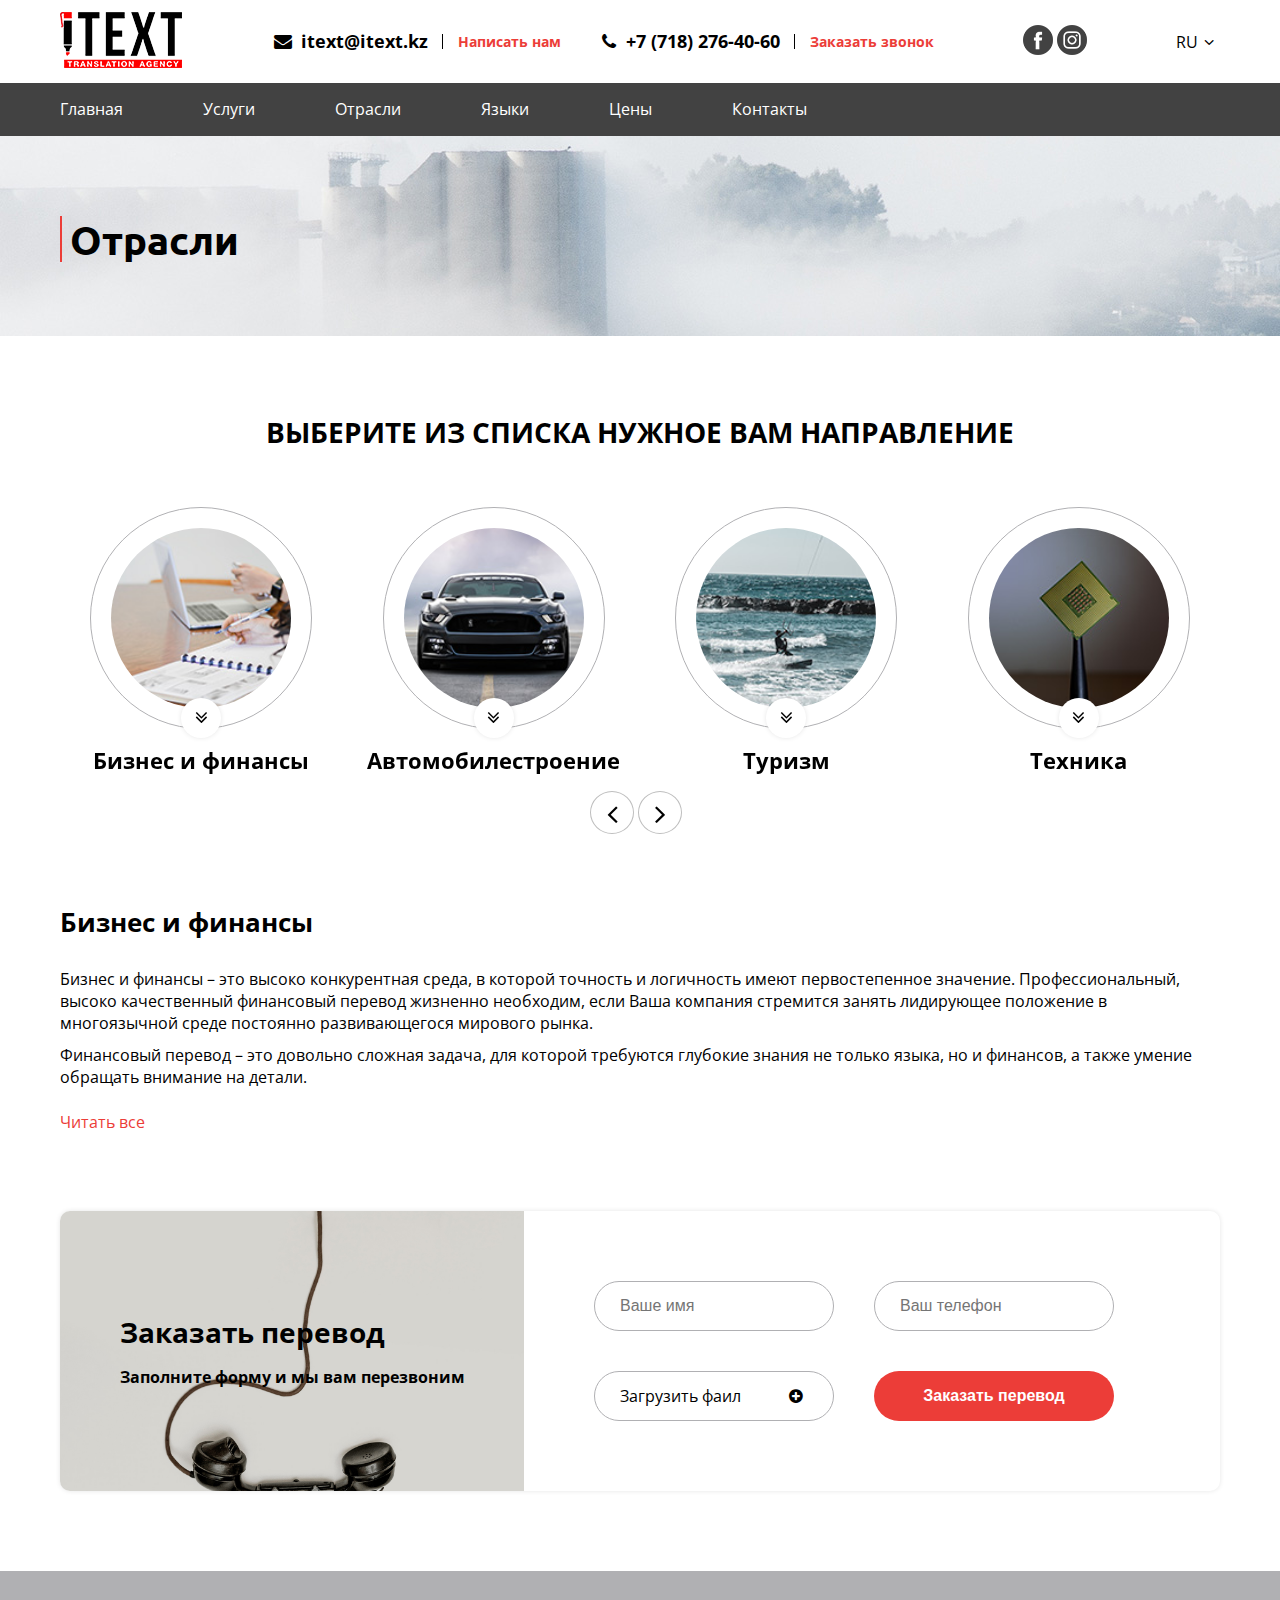
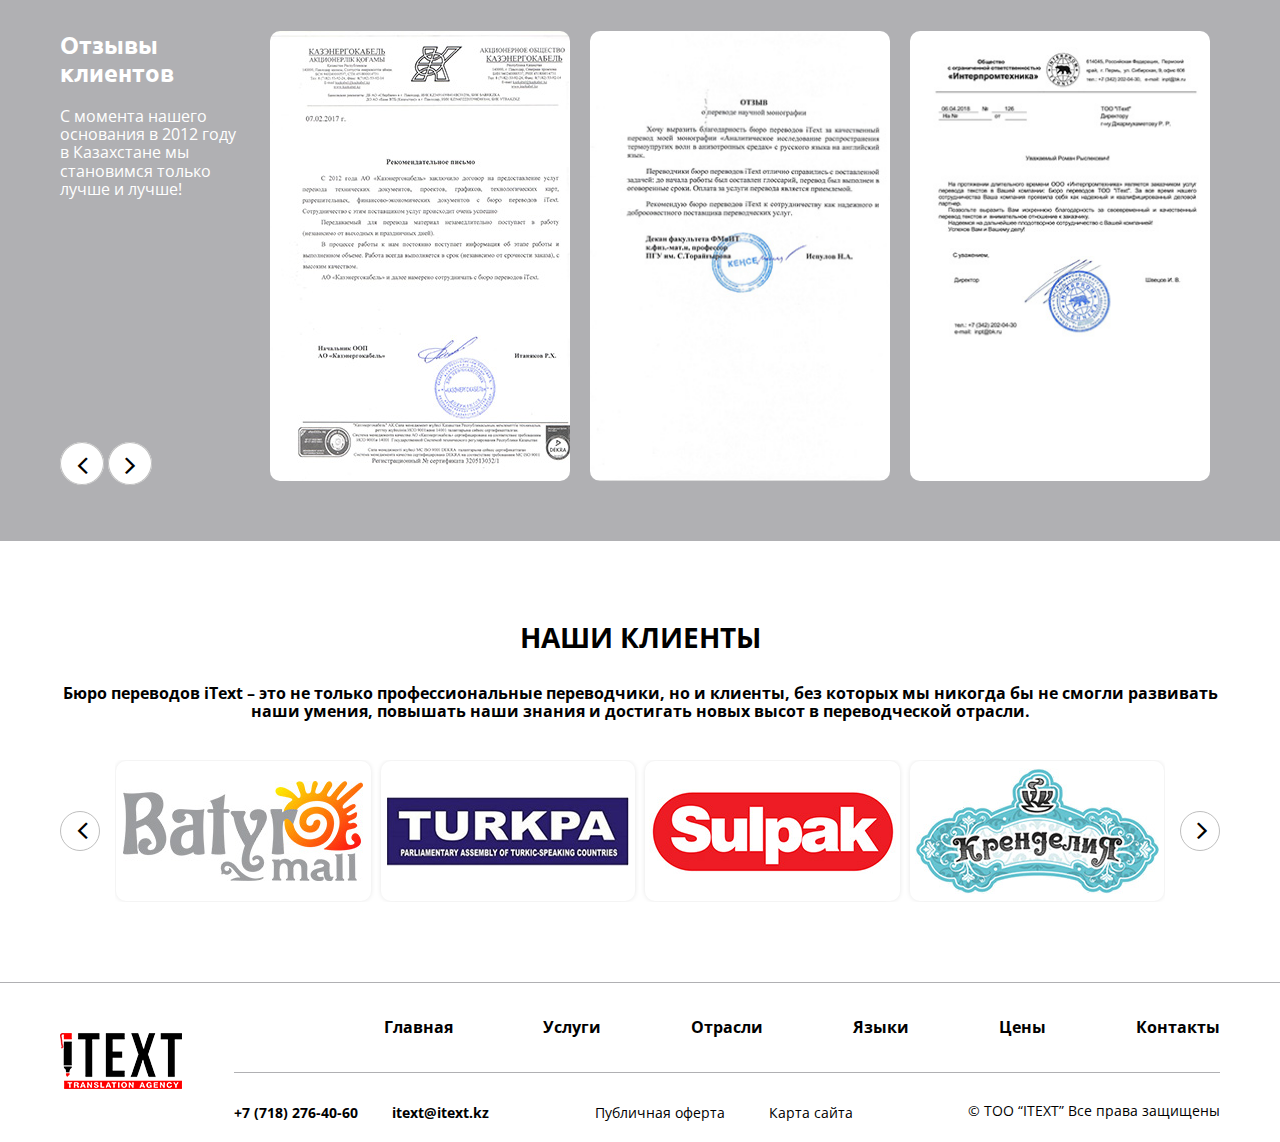
<file: industry.html>
<!DOCTYPE html>
<html lang="en">
<head>
	<meta charset="UTF-8">
	<title>itext</title>
	<meta name="viewport" content="width=device-width, initial-scale=1.0, shrink-to-fit=no">
	<link href="https://fonts.googleapis.com/css?family=Open+Sans:400,700|Ubuntu:400,700&amp;subset=cyrillic,cyrillic-ext" rel="stylesheet">
	<link rel="stylesheet" href="css/style.css">

</head>
<body>

	<header class="header">
		<div class="header__top">
			<div class="container">
				<div class="header__wrap">
					<a href="index.html" class="header__logo">
						<img src="img/logo.png" alt="logo">
					</a>
					<div class="header__contacts header__contacts_display-none">
						<i class="header__contacts__cross icon-cancel"></i>
						<div class="header__mail">
							<div class="header__mail-item"><i class="icon-mail-alt"></i> itext@itext.kz</div>
							<a href="#" class="header__link red-link">Написать нам</a>
						</div>
						<div class="header__phone">
							<div class="header__phone-item"><i class="icon-phone"></i> +7 (718) 276-40-60</div>
							<a href="#" class="header__link red-link">Заказать звонок</a>
						</div>
					</div>
					<div class="header__social">
						<a href="#" class="header__contacts-img">
							<img src="img/contacts.png" alt="contact">
						</a>
						<a href="#" class="header__social-fb">
							<img src="img/facebook.png" alt="fb">
						</a>
						<a href="#" class="header__social-inst">
							<img src="img/instagram.png" alt="inst">
						</a>
					</div>
					<div class="header-lang">
						<div class="header__curr-lang">
							<a href="index.html" class="header__ru">RU<i class="icon-angle-down"></i></a>
						</div>
						<div class="header__other-lang">
							<div class="header__eng-box">
								<a href="index.html" class="header__eng">ENG</a>
							</div>
							<div class="header__kz-box">
								<a href="index.html" class="header__kz">KZ</a>
							</div>	
						</div>
					</div><!--header-lang-->
				</div><!--header__wrap-->
			</div><!--container-->
		</div><!--header__top-->
		<div class="header__menu">
			<div class="container">
				<ul class="header__menu-box header__menu_display-none">
					<li><a href="#" class="header__menu-item transition-anim">Главная</a></li>
					<li><a href="#" class="header__menu-item transition-anim">Услуги</a></li>
					<li><a href="#" class="header__menu-item transition-anim">Отрасли</a></li>
					<li><a href="#" class="header__menu-item transition-anim">Языки</a></li>
					<li><a href="#" class="header__menu-item transition-anim">Цены</a></li>
					<li><a href="#" class="header__menu-item transition-anim">Контакты</a></li>
					<i class="header__menu__cross icon-cancel"></i>
				</ul>
				<i class="header__menu-icon icon-menu"></i>
			</div><!--container-->
		</div><!--header__menu-->
	</header>

	<div class="industry-top-box top-box">
		<div class="container">
			<h1 class="top-box-title">Отрасли</h1>
		</div>
	</div>

	<div class="industry-content">
		<div class="container">
			<h2 class="industry-title">выберите из списка нужное вам направление</h2>
			<div class="industry-content-wrap swiper-container">
				<div class="swiper-wrapper">
					<div class="industry-content-item swiper-slide">
						<div class="industry-content__img-wrap">
							<div class="industry-content__img">
								<img src="img/category__foto2.jpg" alt="img">
							</div>
						</div>		
						<h3 class="industry-content__title">Бизнес и финансы</h3>
						<i class="service-content-item__arrow icon-angle-double-down weak-shadow industry-arrow"></i>
					</div><!--industry-content-item-->
					<div class="industry-content-item swiper-slide">
						<div class="industry-content__img-wrap">
							<div class="industry-content__img">
								<img src="img/category__foto3.jpg" alt="img">
							</div>
						</div>		
						<h3 class="industry-content__title">Автомобилестроение</h3>
						<i class="service-content-item__arrow icon-angle-double-down weak-shadow industry-arrow"></i>
					</div><!--industry-content-item-->
					<div class="industry-content-item swiper-slide">
						<div class="industry-content__img-wrap">
							<div class="industry-content__img">
								<img src="img/category__foto4.jpg" alt="img">
							</div>
						</div>		
						<h3 class="industry-content__title">Туризм</h3>
						<i class="service-content-item__arrow icon-angle-double-down weak-shadow industry-arrow"></i>
					</div><!--industry-content-item-->
					<div class="industry-content-item swiper-slide">
						<div class="industry-content__img-wrap">
							<div class="industry-content__img">
								<img src="img/category__foto5.jpg" alt="img">
							</div>
						</div>		
						<h3 class="industry-content__title">Техника</h3>
						<i class="service-content-item__arrow icon-angle-double-down weak-shadow industry-arrow"></i>
					</div><!--industry-content-item-->
					<div class="industry-content-item swiper-slide">
						<div class="industry-content__img-wrap">
							<div class="industry-content__img">
								<img src="img/category__foto6.jpg" alt="img">
							</div>
						</div>		
						<h3 class="industry-content__title">Игры</h3>
						<i class="service-content-item__arrow icon-angle-double-down weak-shadow industry-arrow"></i>
					</div><!--industry-content-item-->
					<div class="industry-content-item swiper-slide">
						<div class="industry-content__img-wrap">
							<div class="industry-content__img">
								<img src="img/category__foto7.jpg" alt="img">
							</div>
						</div>		
						<h3 class="industry-content__title">Правоведение</h3>
						<i class="service-content-item__arrow icon-angle-double-down weak-shadow industry-arrow"></i>
					</div><!--industry-content-item-->
					<div class="industry-content-item swiper-slide">
						<div class="industry-content__img-wrap">
							<div class="industry-content__img">
								<img src="img/category__foto8.jpg" alt="img">
							</div>
						</div>		
						<h3 class="industry-content__title">Политика</h3>
						<i class="service-content-item__arrow icon-angle-double-down weak-shadow industry-arrow"></i>
					</div><!--industry-content-item-->
					<div class="industry-content-item swiper-slide">
						<div class="industry-content__img-wrap">
							<div class="industry-content__img">
								<img src="img/category__foto1.jpg" alt="img">
							</div>
						</div>		
						<h3 class="industry-content__title">Медицина</h3>
						<i class="service-content-item__arrow icon-angle-double-down weak-shadow industry-arrow"></i>
					</div><!--industry-content-item-->
					<div class="industry-content-item swiper-slide">
						<div class="industry-content__img-wrap">
							<div class="industry-content__img">
								<img src="img/category__foto9.jpg" alt="img">
							</div>
						</div>		
						<h3 class="industry-content__title">Мобильные приложения</h3>
						<i class="service-content-item__arrow icon-angle-double-down weak-shadow industry-arrow"></i>
					</div><!--industry-content-item-->
					<div class="industry-content-item swiper-slide">
						<div class="industry-content__img-wrap">
							<div class="industry-content__img">
								<img src="img/category__foto10.jpg" alt="img">
							</div>
						</div>		
						<h3 class="industry-content__title">Нефть и газ</h3>
						<i class="service-content-item__arrow icon-angle-double-down weak-shadow industry-arrow"></i>
					</div><!--industry-content-item-->
				</div><!--swiper-wrapper-->
			</div><!--industry-content-wrap-->
			<div class="industry-control__box">
				<i class="industry__control-left icon-angle-left control_arrow"></i>
				<i class="industry__control-right icon-angle-right control_arrow"></i>
			</div>	
		</div>
	</div>

	<div class="service-text-box">
		<div class="container">
			<div class="service-text-wrap">
				<div class="service-text__item read-more">
					<h3 class="service-text__title">Бизнес и финансы</h3>
					<p>Бизнес и финансы – это высоко конкурентная среда, в которой точность и логичность имеют первостепенное значение. Профессиональный, высоко качественный финансовый перевод жизненно необходим, если Ваша компания стремится занять лидирующее положение в многоязычной среде постоянно развивающегося мирового рынка.</p>
					<p>Финансовый перевод – это довольно сложная задача, для которой требуются глубокие знания не только языка, но и финансов, а также умение обращать внимание на детали.</p>
					<p>Для перевода финансовой документации мы привлекаем только переводчиков, специализирующихся в этой области. Наши переводчики обладают специальными знаниями финансовой терминологии, типов документов и нормативно-правовой документации. Обширный опыт работы с техническими аспектами перевода финансовой документации помогает нам свободно ориентироваться в этой области.</p>
					<p>При переводе финансовой документации наше бюро переводов применяет индивидуальный подход к каждому клиенту. Наши специалисты обладают знаниями в ведении международного бизнеса и могут предоставить наилучший вариант перевода документов на язык перевода.</p>
					<p>При работе с финансовой документацией сохранение тона и стиля имеет первостепенное значение. Наши специалисты в области финансового перевода способны передать такие аспекты на язык перевода, применяя особое внимание к деталям и опыт, накопленные в течение многих лет.</p>
					<p>Мы гарантируем безопасность Ваших данных и полную конфиденциальность всей Вашей финансовой документации. Файлы и данные могут безопасно передаваться через наш сайт, имеющий протокол HTTPS, который обеспечивает полное шифрование передаваемых данных и невозможность их перехвата. После получения файлов мы согласовываем сроки и приступаем к работе.</p>
					<p>Финансовый перевод: документы, с которыми мы работаем</p>
					<ul>
						<li class="marker-list">Годовые отчеты</li>
						<li class="marker-list">Аудиторские заключения</li>
						<li class="marker-list">Балансовые ведомости</li>
						<li class="marker-list">Корреспонденция заказчика</li>
						<li class="marker-list">Соглашения о конфиденциальности</li>
						<li class="marker-list">Финансовые отчеты</li>
						<li class="marker-list">Отчеты о прибыли</li>
						<li class="marker-list">Отчеты об инвестициях</li>
						<li class="marker-list">Информационная документация для инвесторов</li>
						<li class="marker-list">Сообщения для СМИ</li>
						<li class="marker-list">Каталоги</li>
						<li class="marker-list">Запросы на коммерческие предложения</li>
						<li class="marker-list">Информационные письма для акционеров и инвесторов</li>
						<li class="marker-list">Налоговая отчетность</li>
					</ul>
				</div><!--service-text__item-->
			</div><!--service-text-wrap-->
		</div>
	</div>

	<div class="container">
		<div class="content-page-form-wrap weak-shadow">
			<div class="content-page-form__left">
				<div class="content-page-form__text">
					<h3 class="content-page-form__title">Заказать перевод</h3>
					<h4 class="content-page-form__subtitle">Заполните форму и мы вам перезвоним</h4>
				</div>	
			</div><!--content-page-form__left-->
			<div class="content-page-form__right">
				<form action="#" method="post" class="content-page-form__item">
					<input type="text" placeholder="Ваше имя" class="content-page-form__block">
					<input type="text" placeholder="Ваш телефон" class="content-page-form__block">
					<input type="file" id="upload" class="offer-form__hide">
					<label for="upload" class="content-page-form__block content-page-form__file">Загрузить фаил <i class="icon-plus-circled"></i></label>
					<button type="submit" class="btn content-form__btn">Заказать перевод</button>
				</form>
			</div><!--content-page-form__right-->
		</div><!--content-page-form-wrap-->
	</div>

	<div class="feedback">
		<div class="container">
			<div class="feedback__slider-wrap">
				<div class="feedback__left">
					<h3 class="feedback-title">Отзывы клиентов</h3>
					<h4 class="feedback-subtitle">С момента нашего основания в 2012 году в Казахстане мы становимся только лучше и лучше!</h4>
					<div class="feedback-control">
						<div class="feedback-control__box">
							<i class="feedback__control-left icon-angle-left control_arrow"></i>
							<i class="feedback__control-right icon-angle-right control_arrow"></i>
						</div>	
					</div>
				</div><!--feedback__left-->
				<div class="feedback__right">
					<div class="swiper-container feedback__swiper-container">
						<div class="swiper-wrapper">
							<div class="swiper-slide">
								<a href="img/feedback/feedback1_big.jpg" data-lightbox="feedback">
									<img src="img/feedback/feedback1.jpg" alt="img">
									<div class="feedback__hover transition-anim">
										<i class="icon-search"></i>
									</div>	
								</a>
							</div><!--swiper-slide-->
							<div class="swiper-slide">
								<a href="img/feedback/feedback2_big.jpg" data-lightbox="feedback">
									<img src="img/feedback/feedback2.jpg" alt="img">
									<div class="feedback__hover transition-anim">
										<i class="icon-search"></i>
									</div>	
								</a>
							</div><!--swiper-slide-->
							<div class="swiper-slide">
								<a href="img/feedback/feedback3_big.jpg" data-lightbox="feedback">
									<img src="img/feedback/feedback3.jpg" alt="img">
									<div class="feedback__hover transition-anim">
										<i class="icon-search"></i>
									</div>	
								</a>
							</div><!--swiper-slide-->
							<div class="swiper-slide">
								<a href="img/feedback/feedback4_big.jpg" data-lightbox="feedback">
									<img src="img/feedback/feedback4.jpg" alt="img">
									<div class="feedback__hover transition-anim">
										<i class="icon-search"></i>
									</div>	
								</a>
							</div><!--swiper-slide-->
							<div class="swiper-slide">
								<a href="img/feedback/feedback5_big.jpg" data-lightbox="feedback">
									<img src="img/feedback/feedback5.jpg" alt="img">
									<div class="feedback__hover transition-anim">
										<i class="icon-search"></i>
									</div>	
								</a>
							</div><!--swiper-slide-->
							<div class="swiper-slide">
								<a href="img/feedback/feedback6_big.jpg" data-lightbox="feedback">
									<img src="img/feedback/feedback6.jpg" alt="img">
									<div class="feedback__hover transition-anim">
										<i class="icon-search"></i>
									</div>	
								</a>
							</div><!--swiper-slide-->
							<div class="swiper-slide">
								<a href="img/feedback/feedback7_big.jpg" data-lightbox="feedback">
									<img src="img/feedback/feedback7.jpg" alt="img">
									<div class="feedback__hover transition-anim">
										<i class="icon-search"></i>
									</div>	
								</a>
							</div><!--swiper-slide-->
							<div class="swiper-slide">
								<a href="img/feedback/feedback8_big.jpg" data-lightbox="feedback">
									<img src="img/feedback/feedback8.jpg" alt="img">
									<div class="feedback__hover transition-anim">
										<i class="icon-search"></i>
									</div>	
								</a>
							</div><!--swiper-slide-->
							<div class="swiper-slide">
								<a href="img/feedback/feedback9_big.jpg" data-lightbox="feedback">
									<img src="img/feedback/feedback9.jpg" alt="img">
									<div class="feedback__hover transition-anim">
										<i class="icon-search"></i>
									</div>	
								</a>
							</div><!--swiper-slide-->
						</div><!--swiper-wrapper-->
					</div><!--swiper-container-->
				</div><!--feedback__right-->
			</div><!--feedback__slider-wrap-->
		</div><!--container-->
	</div><!--feedback-->

	<div class="clients">
		<div class="container">
			<h2 class="clients-title">Наши клиенты</h2>
			<h3 class="clients-subtitle">Бюро переводов iText – это не только профессиональные переводчики, но и клиенты, без которых мы никогда бы не смогли развивать наши умения, повышать наши знания и достигать новых высот в переводческой отрасли.</h3>
			<div class="clients__wrap">
				<div class="swiper-container clients_slider-wrap">
					<div class="swiper-wrapper">
						<div class="clients__item swiper-slide weak-shadow">
							<img src="img/clients_img1.jpg" alt="img">
						</div><!--swiper-slide-->
						<div class="clients__item swiper-slide weak-shadow">
							<img src="img/clients_img2.jpg" alt="img">
						</div><!--swiper-slide-->
						<div class="clients__item swiper-slide weak-shadow">
							<img src="img/clients_img3.jpg" alt="img">
						</div><!--swiper-slide-->
						<div class="clients__item swiper-slide weak-shadow">
							<img src="img/clients_img4.jpg" alt="img">
						</div><!--swiper-slide-->
						<div class="clients__item swiper-slide weak-shadow">
							<img src="img/clients_img5.png" alt="img">
						</div><!--swiper-slide-->
						<div class="clients__item swiper-slide weak-shadow">
							<img src="img/clients_img6.png" alt="img">
						</div><!--swiper-slide-->
						<div class="clients__item swiper-slide weak-shadow">
							<img src="img/clients_img7.png" alt="img">
						</div><!--swiper-slide-->
						<div class="clients__item swiper-slide weak-shadow">
							<img src="img/clients_img8.png" alt="img">
						</div><!--swiper-slide-->
						<div class="clients__item swiper-slide weak-shadow">
							<img src="img/clients_img9.png" alt="img">
						</div><!--swiper-slide-->
					</div><!--swiper-wrapper-->
				</div><!--swiper-container-->
				<i class="clients__control-left icon-angle-left control_arrow"></i>
				<i class="clients__control-right icon-angle-right control_arrow"></i>
			</div><!--clients__wrap-->
		</div><!--container-->
	</div><!--clients-->

	<footer class="footer">
		<div class="container">
			<div class="footer__wrap">
				<div class="footer__logo">
					<a href="index.html"><img src="img/logo.png" alt=""></a>
				</div>
				<div class="footer__menu-wrap">
					<ul class="footer__nav-list">
						<li><a class="footer__nav-item transition-anim" href="#">Главная</a></li>
						<li><a class="footer__nav-item transition-anim" href="#">Услуги</a></li>
						<li><a class="footer__nav-item transition-anim" href="#">Отрасли</a></li>
						<li><a class="footer__nav-item transition-anim" href="#">Языки</a></li>
						<li><a class="footer__nav-item transition-anim" href="#">Цены</a></li>
						<li><a class="footer__nav-item transition-anim" href="#">Контакты</a></li>
					</ul>
					<div class="footer__bottom">
						<div class="footer__contact">
							<a href="tel:+77182764060" class="footer__phone">+7 (718) 276-40-60</a>
							<a href="#" class="footer__mail">itext@itext.kz</a>
						</div>
						<div class="footer__link">
							<a href="#">Публичная оферта</a>
							<a href="#">Карта сайта</a>
						</div>
						<div class="footer__copy">©  ТОО “ITEXT” Все права защищены</div>
					</div><!--footer__bottom-->
				</div><!--footer__menu-wrap-->
			</div><!--footer__wrap-->
		</div><!--container-->
	</footer>

	<div class="popup">
		<div class="popup__wrap">
			<div class="popup-connect popup_box">
				<i class="popup-connect__cross icon-cancel"></i>
				<div class="popup-connect__title-box">
					<h3 class="popup-connect__title">Связаться с нами</h3>
					<h4 class="popup-connect__subtitle">Заполните форму и мы вам перезвоним</h4>
				</div>	
				<form action="#" method="post" class="popup-connect__form">
					<input type="text" placeholder="Ваше имя" class="popup-connect__name">
					<input type="text" placeholder="Ваш телефон" class="popup-connect__phone">
					<button type="submit" class="btn popup-connect__btn">Отправить</button>
				</form>
			</div><!--popup-connect-->
			<div class="popup-ok popup_box">
				<div class="popup-ok__title-box">
					<h3 class="popup-ok__title">Ваша заявка принята!</h3>
					<h4 class="popup-ok__subtitle">Мы свяжемся с вами в ближайшее время</h4>
				</div>	
				<button type="submit" class="btn popup-ok__btn">OK</button>
			</div><!--popup-ok-->
		</div><!--popup__wrap-->
	</div><!--popup-->

	<script
	 src="https://code.jquery.com/jquery-3.3.1.min.js"
	 integrity="sha256-FgpCb/KJQlLNfOu91ta32o/NMZxltwRo8QtmkMRdAu8="
	 crossorigin="anonymous">
	</script>
	<script src="js/lightbox.min.js"></script>
	<script src="js/swiper.min.js"></script>
	<script src="js/readmore.min.js"></script>
	<script src="js/main.js"></script>
	
</body>
</html>
</file>
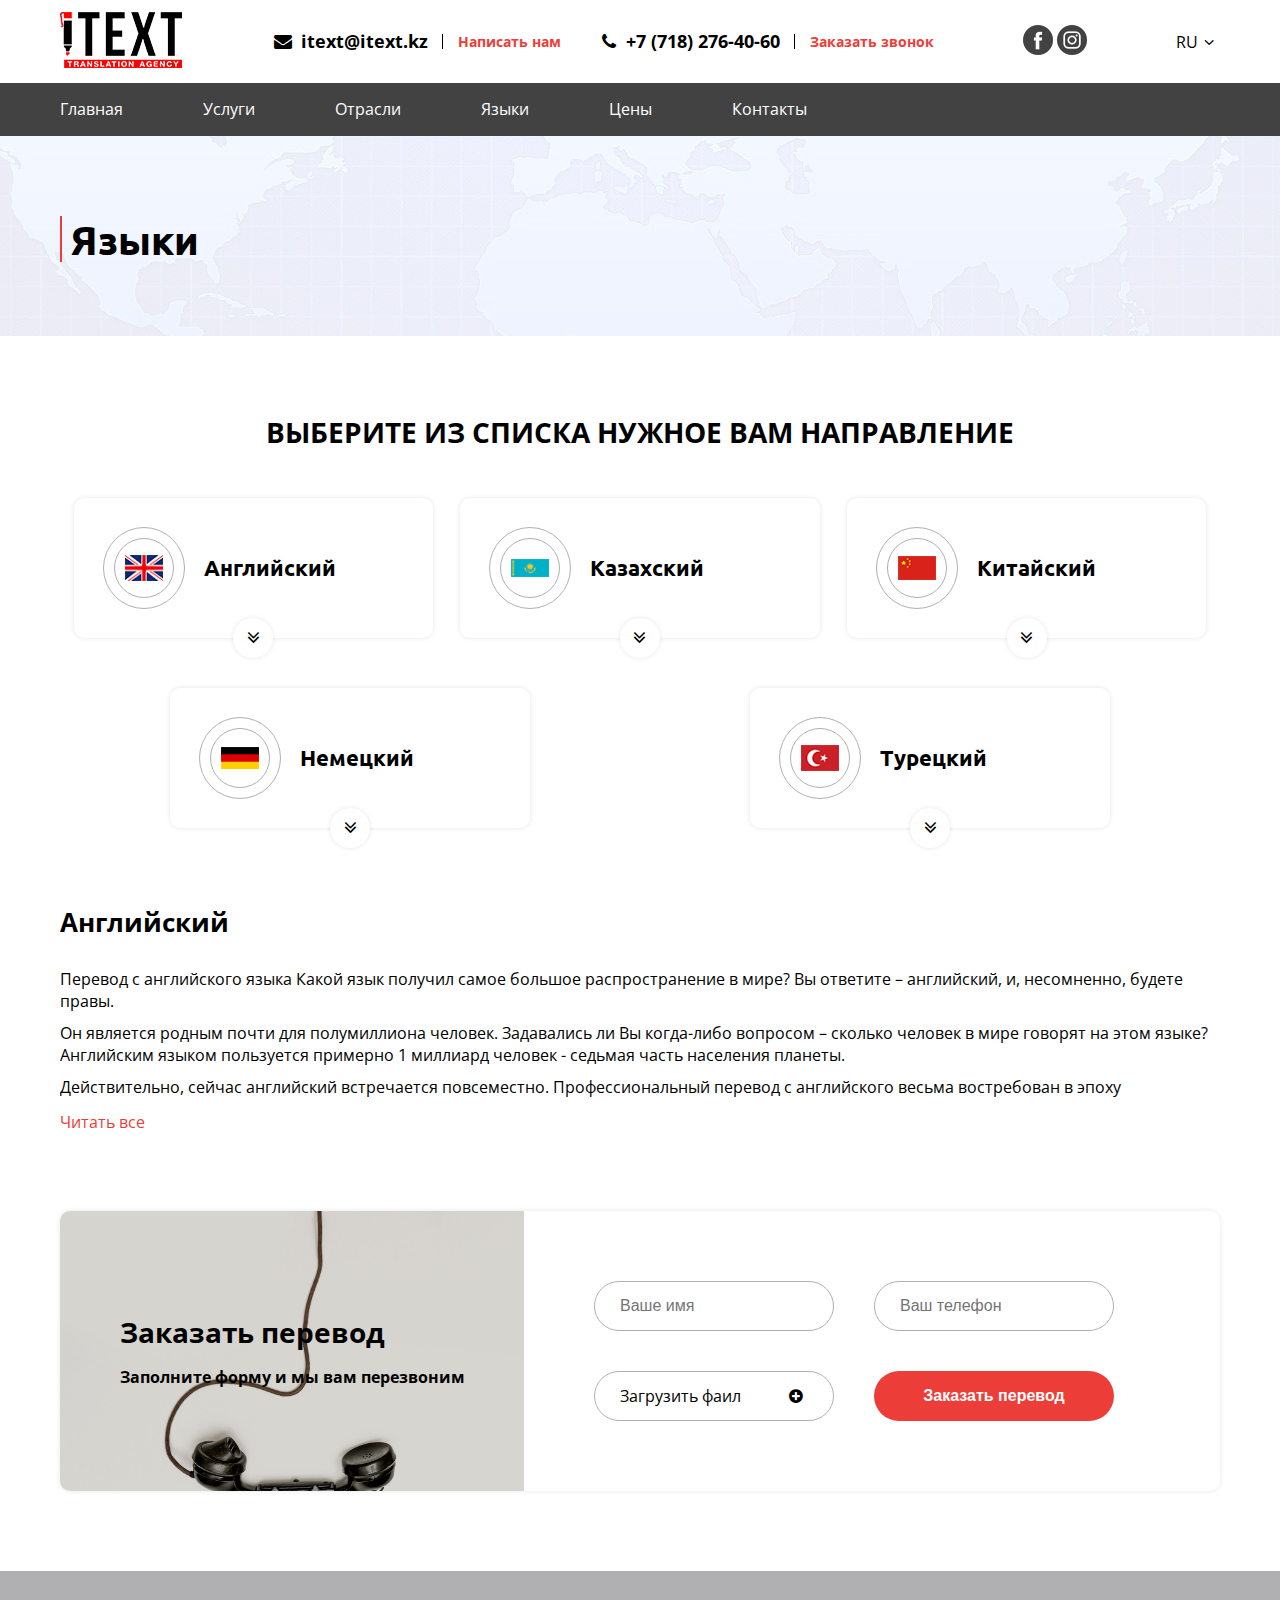
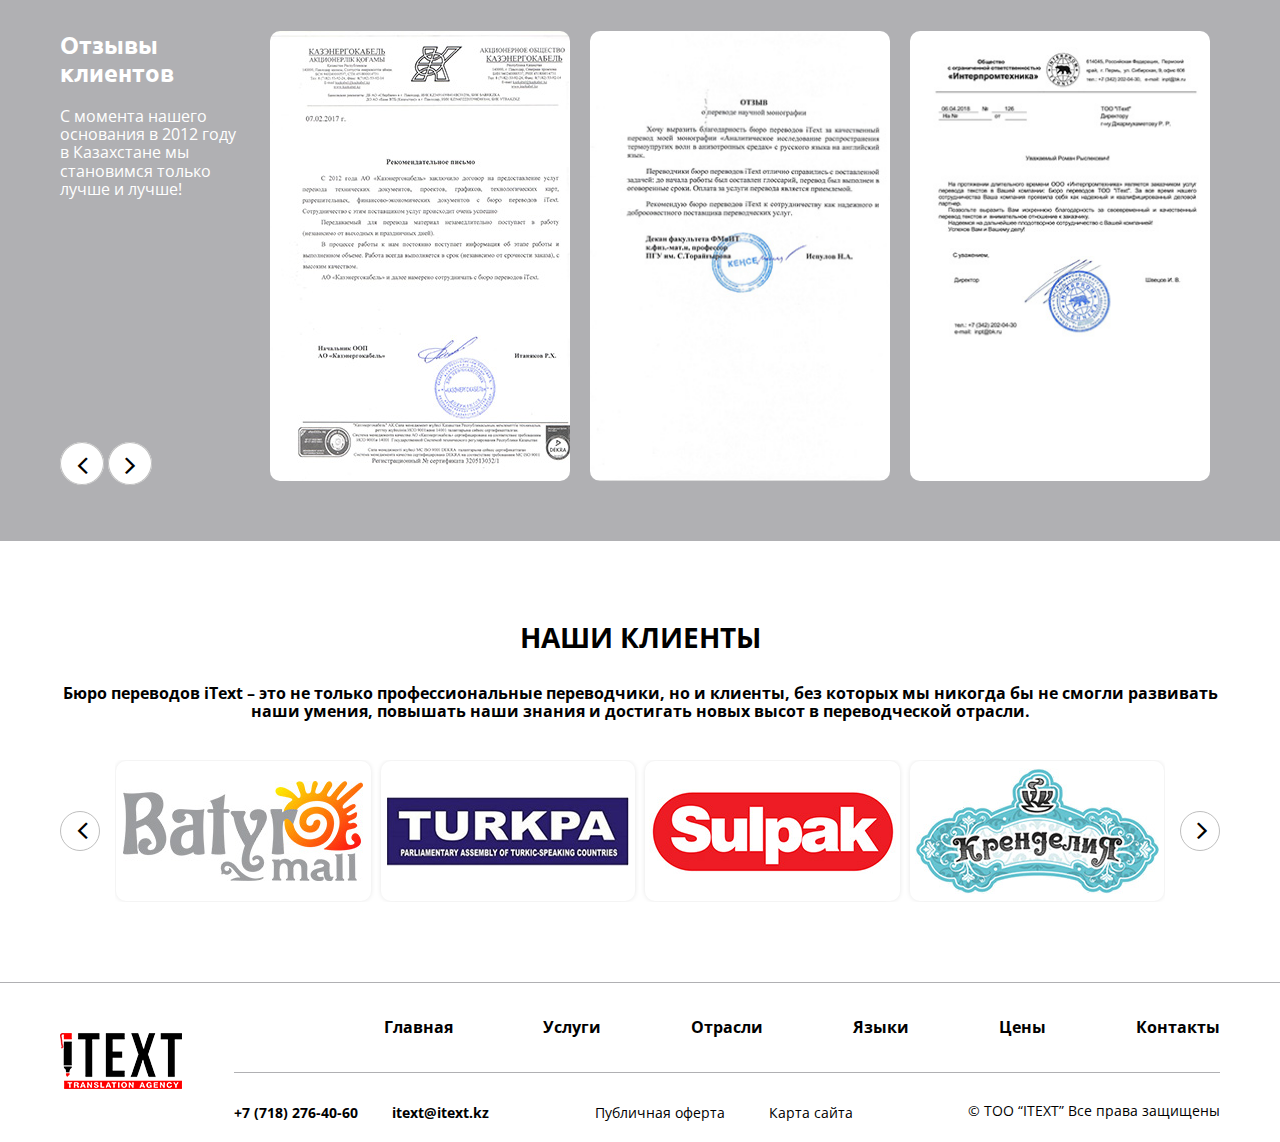
<file: lang.html>
<!DOCTYPE html>
<html lang="en">
<head>
	<meta charset="UTF-8">
	<title>itext</title>
	<meta name="viewport" content="width=device-width, initial-scale=1.0, shrink-to-fit=no">
	<link href="https://fonts.googleapis.com/css?family=Open+Sans:400,700|Ubuntu:400,700&amp;subset=cyrillic,cyrillic-ext" rel="stylesheet">
	<link rel="stylesheet" href="css/style.css">

</head>
<body>

	<header class="header">
		<div class="header__top">
			<div class="container">
				<div class="header__wrap">
					<a href="index.html" class="header__logo">
						<img src="img/logo.png" alt="logo">
					</a>
					<div class="header__contacts header__contacts_display-none">
						<i class="header__contacts__cross icon-cancel"></i>
						<div class="header__mail">
							<div class="header__mail-item"><i class="icon-mail-alt"></i> itext@itext.kz</div>
							<a href="#" class="header__link red-link">Написать нам</a>
						</div>
						<div class="header__phone">
							<div class="header__phone-item"><i class="icon-phone"></i> +7 (718) 276-40-60</div>
							<a href="#" class="header__link red-link">Заказать звонок</a>
						</div>
					</div>
					<div class="header__social">
						<a href="#" class="header__contacts-img">
							<img src="img/contacts.png" alt="contact">
						</a>
						<a href="#" class="header__social-fb">
							<img src="img/facebook.png" alt="fb">
						</a>
						<a href="#" class="header__social-inst">
							<img src="img/instagram.png" alt="inst">
						</a>
					</div>
					<div class="header-lang">
						<div class="header__curr-lang">
							<a href="index.html" class="header__ru">RU<i class="icon-angle-down"></i></a>
						</div>
						<div class="header__other-lang">
							<div class="header__eng-box">
								<a href="index.html" class="header__eng">ENG</a>
							</div>
							<div class="header__kz-box">
								<a href="index.html" class="header__kz">KZ</a>
							</div>	
						</div>
					</div><!--header-lang-->
				</div><!--header__wrap-->
			</div><!--container-->
		</div><!--header__top-->
		<div class="header__menu">
			<div class="container">
				<ul class="header__menu-box header__menu_display-none">
					<li><a href="#" class="header__menu-item transition-anim">Главная</a></li>
					<li><a href="#" class="header__menu-item transition-anim">Услуги</a></li>
					<li><a href="#" class="header__menu-item transition-anim">Отрасли</a></li>
					<li><a href="#" class="header__menu-item transition-anim">Языки</a></li>
					<li><a href="#" class="header__menu-item transition-anim">Цены</a></li>
					<li><a href="#" class="header__menu-item transition-anim">Контакты</a></li>
					<i class="header__menu__cross icon-cancel"></i>
				</ul>
				<i class="header__menu-icon icon-menu"></i>
			</div><!--container-->
		</div><!--header__menu-->
	</header>

	<div class="lang-top-box top-box">
		<div class="container">
			<h1 class="top-box-title">Языки</h1>
		</div>
	</div>

	<div class="service-content">
		<div class="container">
			<h2 class="service-title">выберите из списка нужное вам направление</h2>
			<div class="service-content-wrap">
				<div class="service-content-item weak-shadow">
					<div class="service-content-item__icon">
						<img src="img/other_pages/lang1.png" alt="img" class="icon-doc-inv">
					</div>
					<div class="service-content-item__text">Английский</div>
					<i class="service-content-item__arrow icon-angle-double-down weak-shadow"></i>
				</div><!--service-content-item-->
				<div class="service-content-item weak-shadow">
					<div class="service-content-item__icon">
						<img src="img/other_pages/lang2.png" alt="img" class="icon-doc-inv">
					</div>
					<div class="service-content-item__text">Казахский</div>
					<i class="service-content-item__arrow icon-angle-double-down weak-shadow"></i>
				</div><!--service-content-item-->
				<div class="service-content-item weak-shadow">
					<div class="service-content-item__icon">
						<img src="img/other_pages/lang3.png" alt="img" class="icon-doc-inv">
					</div>
					<div class="service-content-item__text">Китайский</div>
					<i class="service-content-item__arrow icon-angle-double-down weak-shadow"></i>
				</div><!--service-content-item-->
				<div class="service-content-item weak-shadow">
					<div class="service-content-item__icon">
						<img src="img/other_pages/lang4.png" alt="img" class="icon-doc-inv">
					</div>
					<div class="service-content-item__text">Немецкий</div>
					<i class="service-content-item__arrow icon-angle-double-down weak-shadow"></i>
				</div><!--service-content-item-->
				<div class="service-content-item weak-shadow">
					<div class="service-content-item__icon">
						<img src="img/other_pages/lang5.png" alt="img" class="icon-doc-inv">
					</div>
					<div class="service-content-item__text">Турецкий</div>
					<i class="service-content-item__arrow icon-angle-double-down weak-shadow"></i>
				</div><!--service-content-item-->
			</div><!--service-content-wrap-->
		</div>
	</div>

	<div class="service-text-box">
		<div class="container">
			<div class="service-text-wrap">
				<div class="service-text__item read-more">
					<h3 class="service-text__title">Английский</h3>
					<p>Перевод с английского языка Какой язык получил самое большое распространение в мире? Вы ответите – английский, и, несомненно, будете правы.</p>
					<p>Он является родным почти для полумиллиона человек. Задавались ли Вы когда-либо вопросом – сколько человек в мире говорят на этом языке? Английским языком пользуется примерно 1 миллиард человек - седьмая часть населения планеты.</p>
					<p>Действительно, сейчас английский встречается повсеместно. Профессиональный перевод с английского весьма востребован в эпоху глобализации. Как большинство переводческих компаний бюро переводов iText оказывает услуги перевода на английский язык и с английского на русский и казахский языки. Перевод с английского на русский язык Такая услуга пользуется большим спросом. Причем часто требуется качественный перевод.</p>
					<p>Большое количество материалов в различных областях составлено на английском. Практически каждый человек или каждая компания сталкивались с необходимостью перевода с английского на русский язык, будь то перевод документов для оформления виз, или перевод документации различной тематики.</p>
					<p>Мы специализируемся на выполнении письменных переводов с английского в следующих областях: Промышленность (включая различные руководства, инструкции, чертежи) Финансы (включая аудиторские отчеты, годовые отчеты, контракты, налоговые документы) Юриспруденция (контракты, соглашения, а также документы, которые требуются для уголовного или гражданского производства) Перевод      личных документов с нотариальным заверением Для работы над проектом мы привлекаем только профессиональных переводчиков с солидным опытом работы и определенными знаниями и навыками в различных областях.</p>
					<p>Перевод с русского на английский язык</p>
					<p>Очень часто требуется не только перевод с английского на русский, но и перевод с русского на английский. К примеру, Вы собираетесь посетить англоязычную страну. В таком случае для оформления визы Вам необходим перевод с русского на английский язык и, как правило, с последующим нотариальным заверением.</p>
					<p>Или Вы ведете бизнес с зарубежными партнерами, и необязательно из США или Великобритании. В таком случае для успешного и плодотворного сотрудничества в первую очередь необходимо установить взаимопонимание. А это невозможно, если вы не будете использовать один язык, которым в большинстве случаев является именно английский. Мы поможем Вам в установлении прочных связей и создании плодотворного сотрудничества с Вашими зарубежными партнерами.</p>
					<p>Перевод с английского на казахский</p>
					<p>В последнее время мы получаем большое количество заказов именно на переводы такого направления. И это неудивительно, так как казахский язык получает все большее и большее развитие, а Казахстан становится узнаваемым на международном рынке. Если Вы являетесь инвестором в нашу экономику или принимаете участие в тендере в Казахстане, то Вам необходим перевод с английского на казахский язык. Мы сотрудничаем с профессиональными переводчиками, и с радостью окажем Вам услугу перевода с английского на казахский язык.</p>
					<p>Современные тенденции в области перевода</p>
					<p>Многие переводческие компании давно применяют в своей работе системы автоматизированного перевода (SDL Trados, MemoQ, SmartCAT и др.). Такие системы позволяют достигать высокого качества переводов с полным соблюдением терминологии, сокращать время на перевод и выполнять больший объем работы в короткие сроки. Наше бюро переводов не является исключением. Мы постоянно следим за развитием переводческого рынка, тенденциями развития переводческой отрасли и применяем в своей работе самые последние достижения.</p>
				</div><!--service-text__item-->
			</div><!--service-text-wrap-->
		</div>
	</div>

	<div class="container">
		<div class="content-page-form-wrap weak-shadow">
			<div class="content-page-form__left">
				<div class="content-page-form__text">
					<h3 class="content-page-form__title">Заказать перевод</h3>
					<h4 class="content-page-form__subtitle">Заполните форму и мы вам перезвоним</h4>
				</div>	
			</div><!--content-page-form__left-->
			<div class="content-page-form__right">
				<form action="#" method="post" class="content-page-form__item">
					<input type="text" placeholder="Ваше имя" class="content-page-form__block">
					<input type="text" placeholder="Ваш телефон" class="content-page-form__block">
					<input type="file" id="upload" class="offer-form__hide">
					<label for="upload" class="content-page-form__block content-page-form__file">Загрузить фаил <i class="icon-plus-circled"></i></label>
					<button type="submit" class="btn content-form__btn">Заказать перевод</button>
				</form>
			</div><!--content-page-form__right-->
		</div><!--content-page-form-wrap-->
	</div>

	<div class="feedback">
		<div class="container">
			<div class="feedback__slider-wrap">
				<div class="feedback__left">
					<h3 class="feedback-title">Отзывы клиентов</h3>
					<h4 class="feedback-subtitle">С момента нашего основания в 2012 году в Казахстане мы становимся только лучше и лучше!</h4>
					<div class="feedback-control">
						<div class="feedback-control__box">
							<i class="feedback__control-left icon-angle-left control_arrow"></i>
							<i class="feedback__control-right icon-angle-right control_arrow"></i>
						</div>	
					</div>
				</div><!--feedback__left-->
				<div class="feedback__right">
					<div class="swiper-container feedback__swiper-container">
						<div class="swiper-wrapper">
							<div class="swiper-slide">
								<a href="img/feedback/feedback1_big.jpg" data-lightbox="feedback">
									<img src="img/feedback/feedback1.jpg" alt="img">
									<div class="feedback__hover transition-anim">
										<i class="icon-search"></i>
									</div>	
								</a>
							</div><!--swiper-slide-->
							<div class="swiper-slide">
								<a href="img/feedback/feedback2_big.jpg" data-lightbox="feedback">
									<img src="img/feedback/feedback2.jpg" alt="img">
									<div class="feedback__hover transition-anim">
										<i class="icon-search"></i>
									</div>	
								</a>
							</div><!--swiper-slide-->
							<div class="swiper-slide">
								<a href="img/feedback/feedback3_big.jpg" data-lightbox="feedback">
									<img src="img/feedback/feedback3.jpg" alt="img">
									<div class="feedback__hover transition-anim">
										<i class="icon-search"></i>
									</div>	
								</a>
							</div><!--swiper-slide-->
							<div class="swiper-slide">
								<a href="img/feedback/feedback4_big.jpg" data-lightbox="feedback">
									<img src="img/feedback/feedback4.jpg" alt="img">
									<div class="feedback__hover transition-anim">
										<i class="icon-search"></i>
									</div>	
								</a>
							</div><!--swiper-slide-->
							<div class="swiper-slide">
								<a href="img/feedback/feedback5_big.jpg" data-lightbox="feedback">
									<img src="img/feedback/feedback5.jpg" alt="img">
									<div class="feedback__hover transition-anim">
										<i class="icon-search"></i>
									</div>	
								</a>
							</div><!--swiper-slide-->
							<div class="swiper-slide">
								<a href="img/feedback/feedback6_big.jpg" data-lightbox="feedback">
									<img src="img/feedback/feedback6.jpg" alt="img">
									<div class="feedback__hover transition-anim">
										<i class="icon-search"></i>
									</div>	
								</a>
							</div><!--swiper-slide-->
							<div class="swiper-slide">
								<a href="img/feedback/feedback7_big.jpg" data-lightbox="feedback">
									<img src="img/feedback/feedback7.jpg" alt="img">
									<div class="feedback__hover transition-anim">
										<i class="icon-search"></i>
									</div>	
								</a>
							</div><!--swiper-slide-->
							<div class="swiper-slide">
								<a href="img/feedback/feedback8_big.jpg" data-lightbox="feedback">
									<img src="img/feedback/feedback8.jpg" alt="img">
									<div class="feedback__hover transition-anim">
										<i class="icon-search"></i>
									</div>	
								</a>
							</div><!--swiper-slide-->
							<div class="swiper-slide">
								<a href="img/feedback/feedback9_big.jpg" data-lightbox="feedback">
									<img src="img/feedback/feedback9.jpg" alt="img">
									<div class="feedback__hover transition-anim">
										<i class="icon-search"></i>
									</div>	
								</a>
							</div><!--swiper-slide-->
						</div><!--swiper-wrapper-->
					</div><!--swiper-container-->
				</div><!--feedback__right-->
			</div><!--feedback__slider-wrap-->
		</div><!--container-->
	</div><!--feedback-->

	<div class="clients">
		<div class="container">
			<h2 class="clients-title">Наши клиенты</h2>
			<h3 class="clients-subtitle">Бюро переводов iText – это не только профессиональные переводчики, но и клиенты, без которых мы никогда бы не смогли развивать наши умения, повышать наши знания и достигать новых высот в переводческой отрасли.</h3>
			<div class="clients__wrap">
				<div class="swiper-container clients_slider-wrap">
					<div class="swiper-wrapper">
						<div class="clients__item swiper-slide weak-shadow">
							<img src="img/clients_img1.jpg" alt="img">
						</div><!--swiper-slide-->
						<div class="clients__item swiper-slide weak-shadow">
							<img src="img/clients_img2.jpg" alt="img">
						</div><!--swiper-slide-->
						<div class="clients__item swiper-slide weak-shadow">
							<img src="img/clients_img3.jpg" alt="img">
						</div><!--swiper-slide-->
						<div class="clients__item swiper-slide weak-shadow">
							<img src="img/clients_img4.jpg" alt="img">
						</div><!--swiper-slide-->
						<div class="clients__item swiper-slide weak-shadow">
							<img src="img/clients_img5.png" alt="img">
						</div><!--swiper-slide-->
						<div class="clients__item swiper-slide weak-shadow">
							<img src="img/clients_img6.png" alt="img">
						</div><!--swiper-slide-->
						<div class="clients__item swiper-slide weak-shadow">
							<img src="img/clients_img7.png" alt="img">
						</div><!--swiper-slide-->
						<div class="clients__item swiper-slide weak-shadow">
							<img src="img/clients_img8.png" alt="img">
						</div><!--swiper-slide-->
						<div class="clients__item swiper-slide weak-shadow">
							<img src="img/clients_img9.png" alt="img">
						</div><!--swiper-slide-->
					</div><!--swiper-wrapper-->
				</div><!--swiper-container-->
				<i class="clients__control-left icon-angle-left control_arrow"></i>
				<i class="clients__control-right icon-angle-right control_arrow"></i>
			</div><!--clients__wrap-->
		</div><!--container-->
	</div><!--clients-->

	<footer class="footer">
		<div class="container">
			<div class="footer__wrap">
				<div class="footer__logo">
					<a href="index.html"><img src="img/logo.png" alt=""></a>
				</div>
				<div class="footer__menu-wrap">
					<ul class="footer__nav-list">
						<li><a class="footer__nav-item transition-anim" href="#">Главная</a></li>
						<li><a class="footer__nav-item transition-anim" href="#">Услуги</a></li>
						<li><a class="footer__nav-item transition-anim" href="#">Отрасли</a></li>
						<li><a class="footer__nav-item transition-anim" href="#">Языки</a></li>
						<li><a class="footer__nav-item transition-anim" href="#">Цены</a></li>
						<li><a class="footer__nav-item transition-anim" href="#">Контакты</a></li>
					</ul>
					<div class="footer__bottom">
						<div class="footer__contact">
							<a href="tel:+77182764060" class="footer__phone">+7 (718) 276-40-60</a>
							<a href="#" class="footer__mail">itext@itext.kz</a>
						</div>
						<div class="footer__link">
							<a href="#">Публичная оферта</a>
							<a href="#">Карта сайта</a>
						</div>
						<div class="footer__copy">©  ТОО “ITEXT” Все права защищены</div>
					</div><!--footer__bottom-->
				</div><!--footer__menu-wrap-->
			</div><!--footer__wrap-->
		</div><!--container-->
	</footer>

	<div class="popup">
		<div class="popup__wrap">
			<div class="popup-connect popup_box">
				<i class="popup-connect__cross icon-cancel"></i>
				<div class="popup-connect__title-box">
					<h3 class="popup-connect__title">Связаться с нами</h3>
					<h4 class="popup-connect__subtitle">Заполните форму и мы вам перезвоним</h4>
				</div>	
				<form action="#" method="post" class="popup-connect__form">
					<input type="text" placeholder="Ваше имя" class="popup-connect__name">
					<input type="text" placeholder="Ваш телефон" class="popup-connect__phone">
					<button type="submit" class="btn popup-connect__btn">Отправить</button>
				</form>
			</div><!--popup-connect-->
			<div class="popup-ok popup_box">
				<div class="popup-ok__title-box">
					<h3 class="popup-ok__title">Ваша заявка принята!</h3>
					<h4 class="popup-ok__subtitle">Мы свяжемся с вами в ближайшее время</h4>
				</div>	
				<button type="submit" class="btn popup-ok__btn">OK</button>
			</div><!--popup-ok-->
		</div><!--popup__wrap-->
	</div><!--popup-->

	<script
	 src="https://code.jquery.com/jquery-3.3.1.min.js"
	 integrity="sha256-FgpCb/KJQlLNfOu91ta32o/NMZxltwRo8QtmkMRdAu8="
	 crossorigin="anonymous">
	</script>
	<script src="js/lightbox.min.js"></script>
	<script src="js/swiper.min.js"></script>
	<script src="js/readmore.min.js"></script>
	<script src="js/main.js"></script>
	
</body>
</html>
</file>
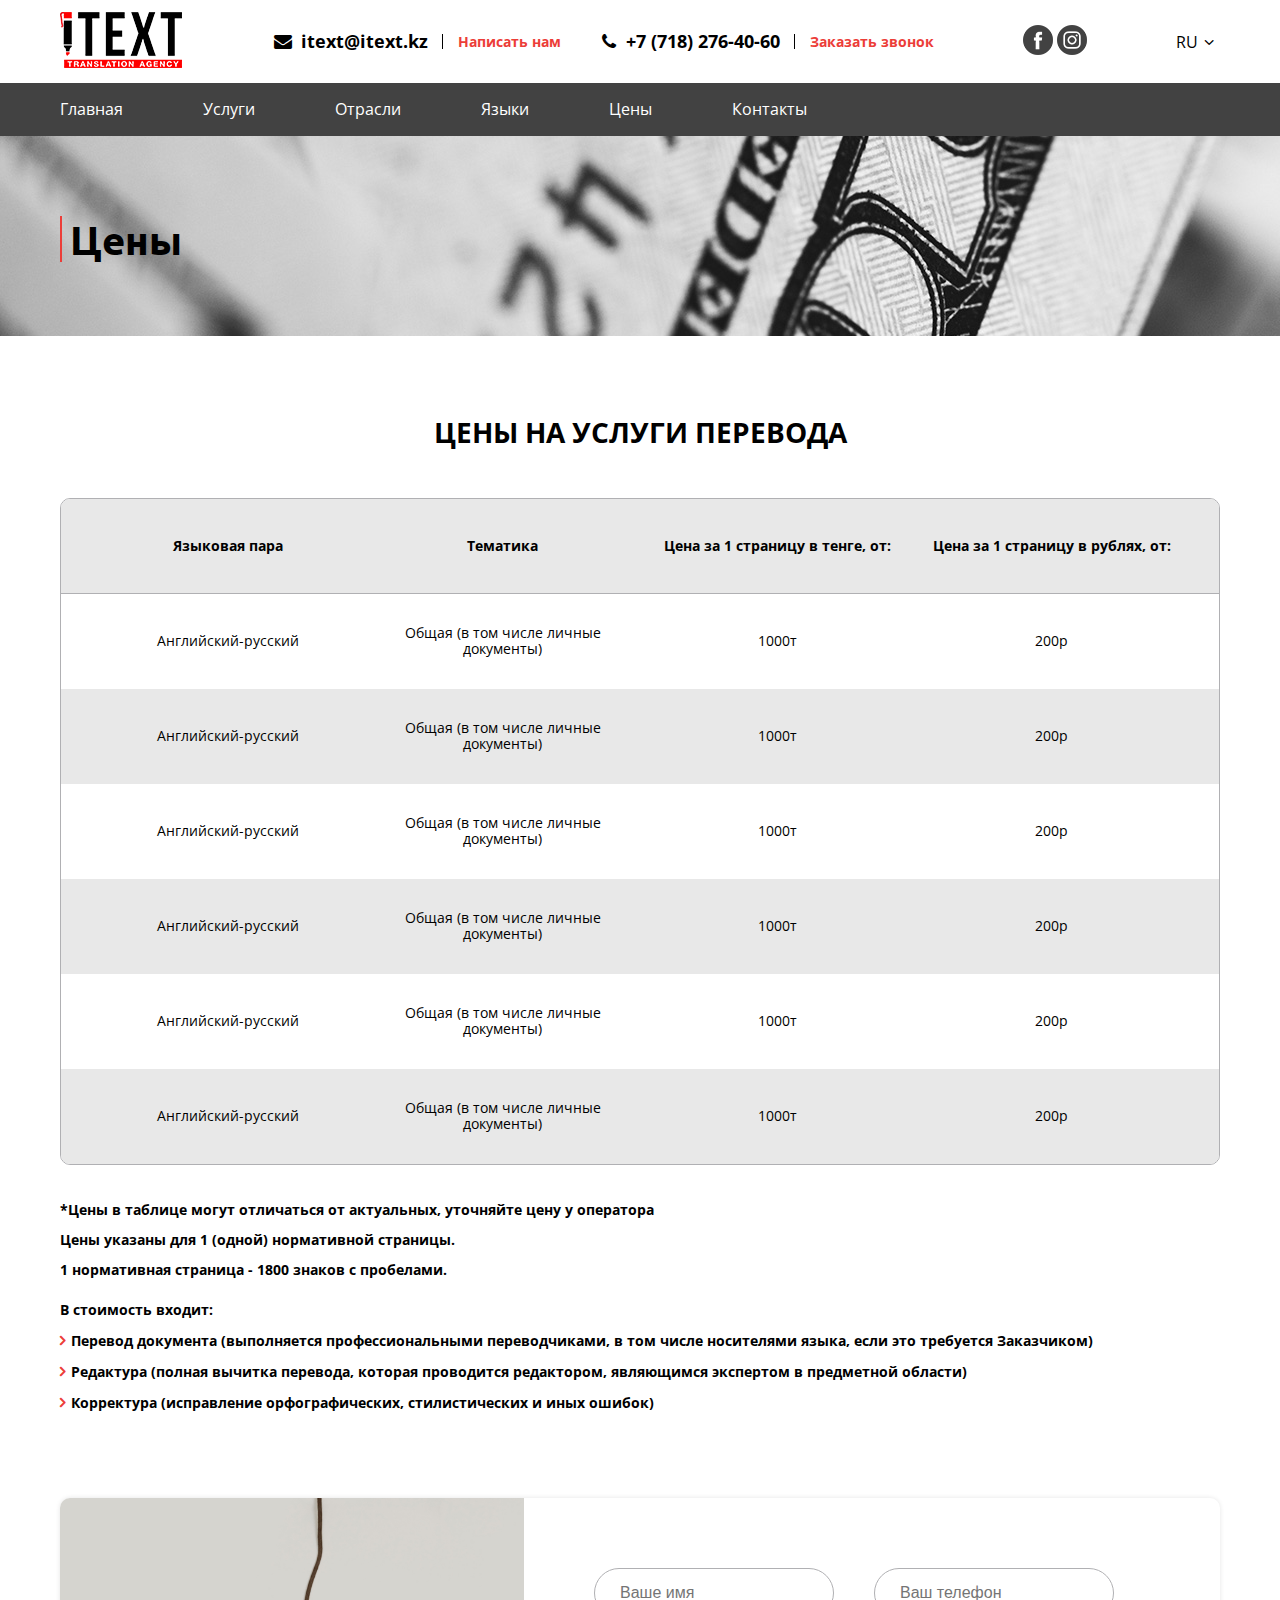
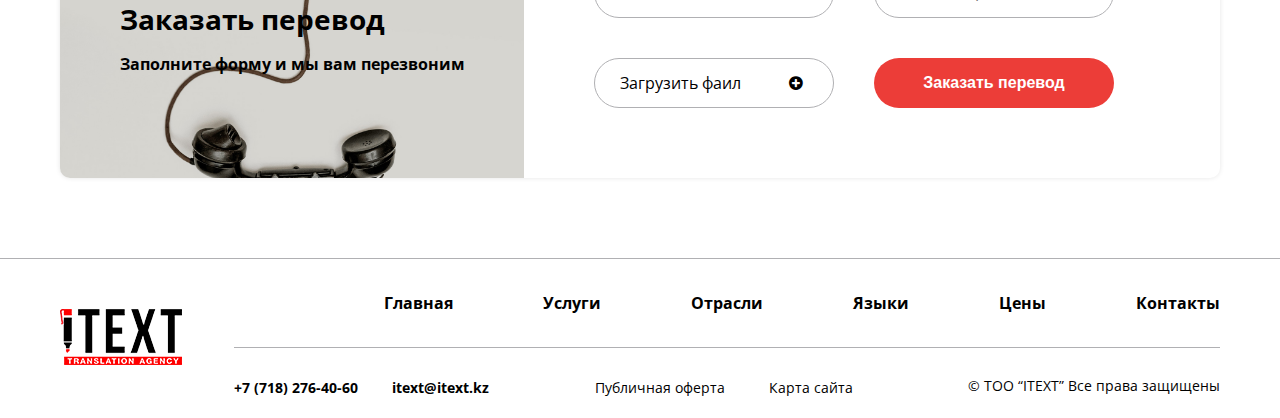
<file: price.html>
<!DOCTYPE html>
<html lang="en">
<head>
	<meta charset="UTF-8">
	<title>itext</title>
	<meta name="viewport" content="width=device-width, initial-scale=1.0, shrink-to-fit=no">
	<link href="https://fonts.googleapis.com/css?family=Open+Sans:400,700|Ubuntu:400,700&amp;subset=cyrillic,cyrillic-ext" rel="stylesheet">
	<link rel="stylesheet" href="css/style.css">

</head>
<body>

	<header class="header">
		<div class="header__top">
			<div class="container">
				<div class="header__wrap">
					<a href="index.html" class="header__logo">
						<img src="img/logo.png" alt="logo">
					</a>
					<div class="header__contacts header__contacts_display-none">
						<i class="header__contacts__cross icon-cancel"></i>
						<div class="header__mail">
							<div class="header__mail-item"><i class="icon-mail-alt"></i> itext@itext.kz</div>
							<a href="#" class="header__link red-link">Написать нам</a>
						</div>
						<div class="header__phone">
							<div class="header__phone-item"><i class="icon-phone"></i> +7 (718) 276-40-60</div>
							<a href="#" class="header__link red-link">Заказать звонок</a>
						</div>
					</div>
					<div class="header__social">
						<a href="#" class="header__contacts-img">
							<img src="img/contacts.png" alt="contact">
						</a>
						<a href="#" class="header__social-fb">
							<img src="img/facebook.png" alt="fb">
						</a>
						<a href="#" class="header__social-inst">
							<img src="img/instagram.png" alt="inst">
						</a>
					</div>
					<div class="header-lang">
						<div class="header__curr-lang">
							<a href="index.html" class="header__ru">RU<i class="icon-angle-down"></i></a>
						</div>
						<div class="header__other-lang">
							<div class="header__eng-box">
								<a href="index.html" class="header__eng">ENG</a>
							</div>
							<div class="header__kz-box">
								<a href="index.html" class="header__kz">KZ</a>
							</div>	
						</div>
					</div><!--header-lang-->
				</div><!--header__wrap-->
			</div><!--container-->
		</div><!--header__top-->
		<div class="header__menu">
			<div class="container">
				<ul class="header__menu-box header__menu_display-none">
					<li><a href="#" class="header__menu-item transition-anim">Главная</a></li>
					<li><a href="#" class="header__menu-item transition-anim">Услуги</a></li>
					<li><a href="#" class="header__menu-item transition-anim">Отрасли</a></li>
					<li><a href="#" class="header__menu-item transition-anim">Языки</a></li>
					<li><a href="#" class="header__menu-item transition-anim">Цены</a></li>
					<li><a href="#" class="header__menu-item transition-anim">Контакты</a></li>
					<i class="header__menu__cross icon-cancel"></i>
				</ul>
				<i class="header__menu-icon icon-menu"></i>
			</div><!--container-->
		</div><!--header__menu-->
	</header>

	<div class="price-top-box top-box">
		<div class="container">
			<h1 class="top-box-title">Цены</h1>
		</div>
	</div>

	<div class="price-content">
		<div class="container">
			<h2 class="price-title">Цены на услуги перевода</h2>
			<div class="price-table">
				<div class="price-table__block price-table_top-block">
					<div class="price-table__item">Языковая пара</div>
					<div class="price-table__item">Тематика</div>
					<div class="price-table__item">Цена за 1 страницу в тенге, от:</div>
					<div class="price-table__item">Цена за 1 страницу в рублях, от:</div>
				</div><!--price-table__block-->
				<div class="price-table__block">
					<div class="price-table__item"><span class="price-table__top-item">Языковая пара</span>Английский-русский</div>
					<div class="price-table__item"><span class="price-table__top-item">Тематика</span>Общая (в том числе личные документы)</div>
					<div class="price-table__item"><span class="price-table__top-item">Цена за 1 страницу в тенге, от:</span>1000т</div>
					<div class="price-table__item"><span class="price-table__top-item">Цена за 1 страницу в рублях, от:</span>200р</div>
				</div><!--price-table__block-->
				<div class="price-table__block">
					<div class="price-table__item"><span class="price-table__top-item">Языковая пара</span>Английский-русский</div>
					<div class="price-table__item"><span class="price-table__top-item">Тематика</span>Общая (в том числе личные документы)</div>
					<div class="price-table__item"><span class="price-table__top-item">Цена за 1 страницу в тенге, от:</span>1000т</div>
					<div class="price-table__item"><span class="price-table__top-item">Цена за 1 страницу в рублях, от:</span>200р</div>
				</div><!--price-table__block-->
				<div class="price-table__block">
					<div class="price-table__item"><span class="price-table__top-item">Языковая пара</span>Английский-русский</div>
					<div class="price-table__item"><span class="price-table__top-item">Тематика</span>Общая (в том числе личные документы)</div>
					<div class="price-table__item"><span class="price-table__top-item">Цена за 1 страницу в тенге, от:</span>1000т</div>
					<div class="price-table__item"><span class="price-table__top-item">Цена за 1 страницу в рублях, от:</span>200р</div>
				</div><!--price-table__block-->
				<div class="price-table__block">
					<div class="price-table__item"><span class="price-table__top-item">Языковая пара</span>Английский-русский</div>
					<div class="price-table__item"><span class="price-table__top-item">Тематика</span>Общая (в том числе личные документы)</div>
					<div class="price-table__item"><span class="price-table__top-item">Цена за 1 страницу в тенге, от:</span>1000т</div>
					<div class="price-table__item"><span class="price-table__top-item">Цена за 1 страницу в рублях, от:</span>200р</div>
				</div><!--price-table__block-->
				<div class="price-table__block">
					<div class="price-table__item"><span class="price-table__top-item">Языковая пара</span>Английский-русский</div>
					<div class="price-table__item"><span class="price-table__top-item">Тематика</span>Общая (в том числе личные документы)</div>
					<div class="price-table__item"><span class="price-table__top-item">Цена за 1 страницу в тенге, от:</span>1000т</div>
					<div class="price-table__item"><span class="price-table__top-item">Цена за 1 страницу в рублях, от:</span>200р</div>
				</div><!--price-table__block-->
				<div class="price-table__block">
					<div class="price-table__item"><span class="price-table__top-item">Языковая пара</span>Английский-русский</div>
					<div class="price-table__item"><span class="price-table__top-item">Тематика</span>Общая (в том числе личные документы)</div>
					<div class="price-table__item"><span class="price-table__top-item">Цена за 1 страницу в тенге, от:</span>1000т</div>
					<div class="price-table__item"><span class="price-table__top-item">Цена за 1 страницу в рублях, от:</span>200р</div>
				</div><!--price-table__block-->
			</div><!--price-table-->
			<div class="price-subtitle">
				<div class="price-subtitle__text">
					*Цены в таблице могут отличаться от актуальных, уточняйте цену у оператора<br> Цены указаны для 1 (одной) нормативной страницы. <br> 1 нормативная страница - 1800 знаков с пробелами.
				</div>
				<ul class="price-subtitle__list">
					<span>В стоимость входит:</span>
					<li class="marker-list">Перевод документа (выполняется профессиональными переводчиками, в том числе носителями языка, если это требуется Заказчиком)</li>
					<li class="marker-list">Редактура (полная вычитка перевода, которая проводится редактором, являющимся экспертом в предметной области)</li>
					<li class="marker-list">Корректура (исправление орфографических, стилистических и иных ошибок)</li>
				</ul>
			</div>
		</div>
	</div>

	<div class="container">
		<div class="content-page-form-wrap weak-shadow">
			<div class="content-page-form__left">
				<div class="content-page-form__text">
					<h3 class="content-page-form__title">Заказать перевод</h3>
					<h4 class="content-page-form__subtitle">Заполните форму и мы вам перезвоним</h4>
				</div>	
			</div><!--content-page-form__left-->
			<div class="content-page-form__right">
				<form action="#" method="post" class="content-page-form__item">
					<input type="text" placeholder="Ваше имя" class="content-page-form__block">
					<input type="text" placeholder="Ваш телефон" class="content-page-form__block">
					<input type="file" id="upload" class="offer-form__hide">
					<label for="upload" class="content-page-form__block content-page-form__file">Загрузить фаил <i class="icon-plus-circled"></i></label>
					<button type="submit" class="btn content-form__btn">Заказать перевод</button>
				</form>
			</div><!--content-page-form__right-->
		</div><!--content-page-form-wrap-->
	</div>

	<footer class="footer">
		<div class="container">
			<div class="footer__wrap">
				<div class="footer__logo">
					<a href="index.html"><img src="img/logo.png" alt=""></a>
				</div>
				<div class="footer__menu-wrap">
					<ul class="footer__nav-list">
						<li><a class="footer__nav-item transition-anim" href="#">Главная</a></li>
						<li><a class="footer__nav-item transition-anim" href="#">Услуги</a></li>
						<li><a class="footer__nav-item transition-anim" href="#">Отрасли</a></li>
						<li><a class="footer__nav-item transition-anim" href="#">Языки</a></li>
						<li><a class="footer__nav-item transition-anim" href="#">Цены</a></li>
						<li><a class="footer__nav-item transition-anim" href="#">Контакты</a></li>
					</ul>
					<div class="footer__bottom">
						<div class="footer__contact">
							<a href="tel:+77182764060" class="footer__phone">+7 (718) 276-40-60</a>
							<a href="#" class="footer__mail">itext@itext.kz</a>
						</div>
						<div class="footer__link">
							<a href="#">Публичная оферта</a>
							<a href="#">Карта сайта</a>
						</div>
						<div class="footer__copy">©  ТОО “ITEXT” Все права защищены</div>
					</div><!--footer__bottom-->
				</div><!--footer__menu-wrap-->
			</div><!--footer__wrap-->
		</div><!--container-->
	</footer>

	<div class="popup">
		<div class="popup__wrap">
			<div class="popup-connect popup_box">
				<i class="popup-connect__cross icon-cancel"></i>
				<div class="popup-connect__title-box">
					<h3 class="popup-connect__title">Связаться с нами</h3>
					<h4 class="popup-connect__subtitle">Заполните форму и мы вам перезвоним</h4>
				</div>	
				<form action="#" method="post" class="popup-connect__form">
					<input type="text" placeholder="Ваше имя" class="popup-connect__name">
					<input type="text" placeholder="Ваш телефон" class="popup-connect__phone">
					<button type="submit" class="btn popup-connect__btn">Отправить</button>
				</form>
			</div><!--popup-connect-->
			<div class="popup-ok popup_box">
				<div class="popup-ok__title-box">
					<h3 class="popup-ok__title">Ваша заявка принята!</h3>
					<h4 class="popup-ok__subtitle">Мы свяжемся с вами в ближайшее время</h4>
				</div>	
				<button type="submit" class="btn popup-ok__btn">OK</button>
			</div><!--popup-ok-->
		</div><!--popup__wrap-->
	</div><!--popup-->

	<script
	 src="https://code.jquery.com/jquery-3.3.1.min.js"
	 integrity="sha256-FgpCb/KJQlLNfOu91ta32o/NMZxltwRo8QtmkMRdAu8="
	 crossorigin="anonymous">
	</script>
	<script src="js/lightbox.min.js"></script>
	<script src="js/swiper.min.js"></script>
	<script src="js/main.js"></script>
	
</body>
</html>
</file>
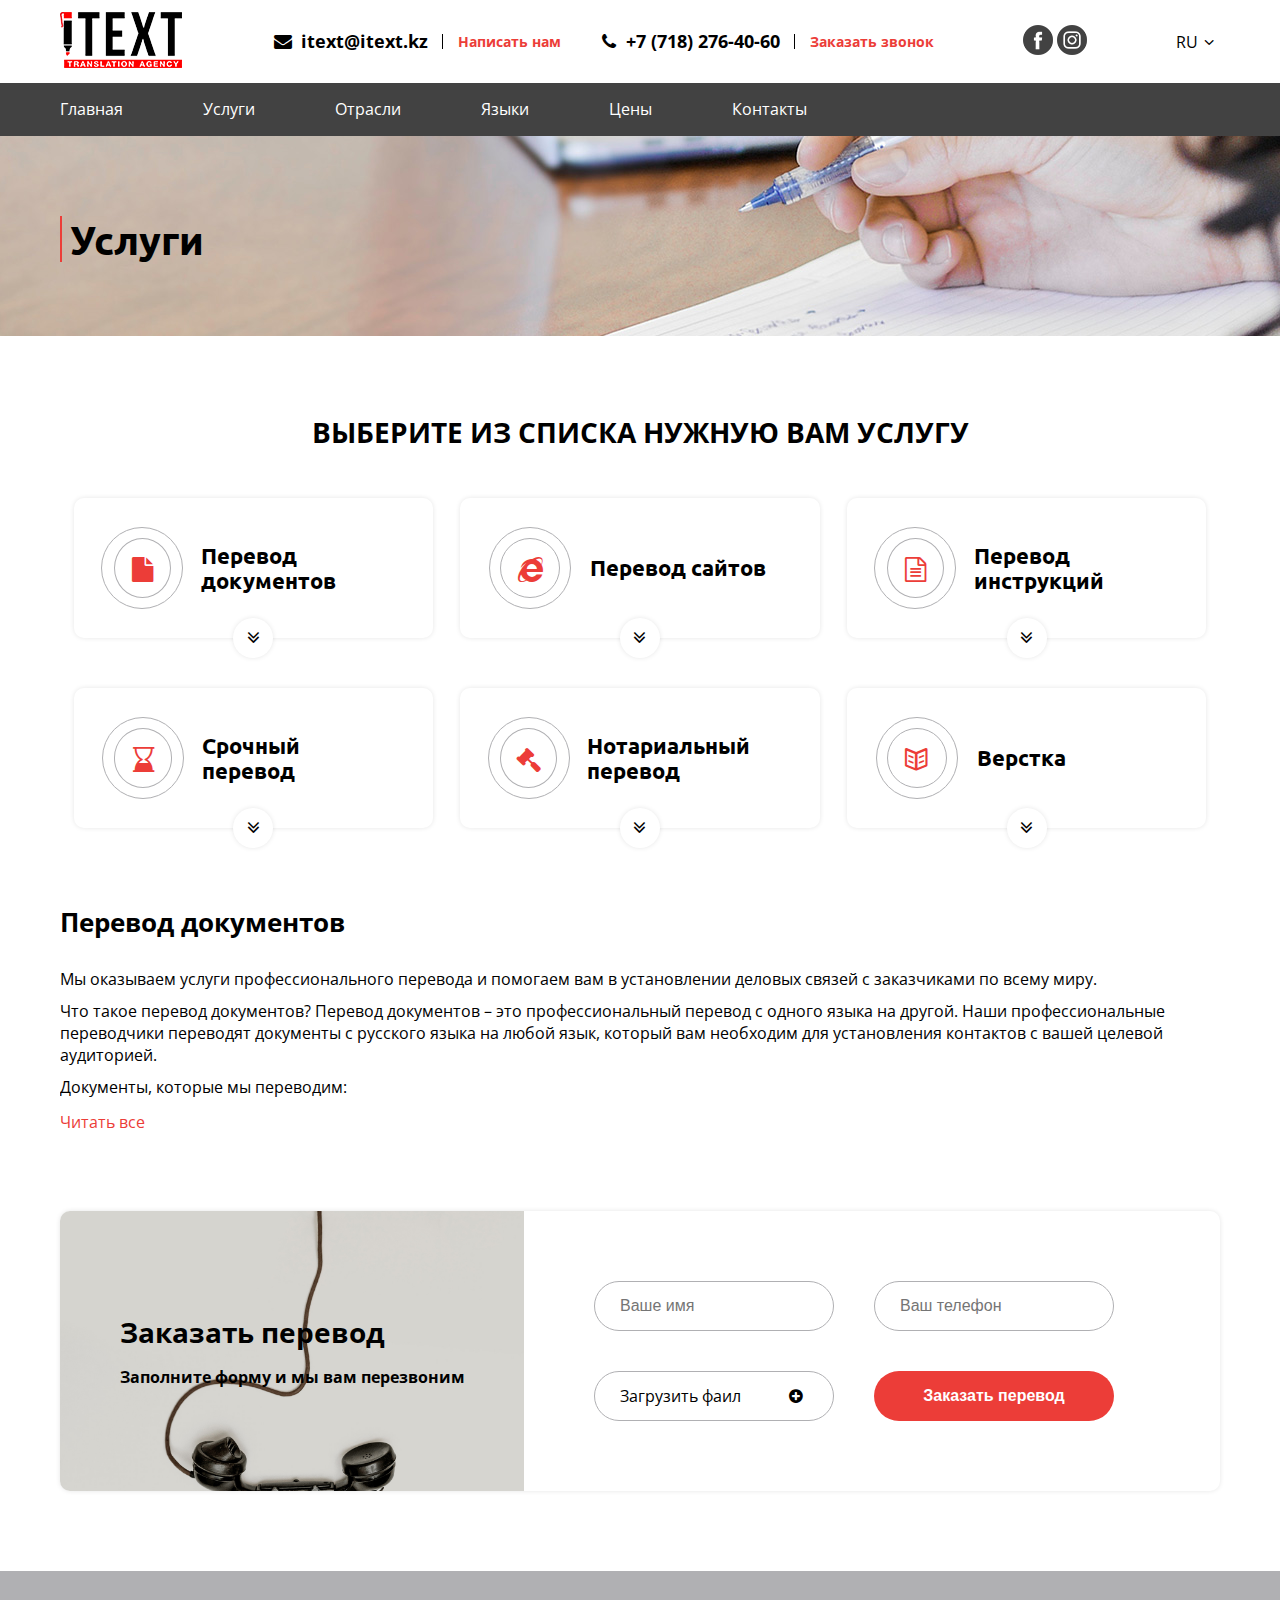
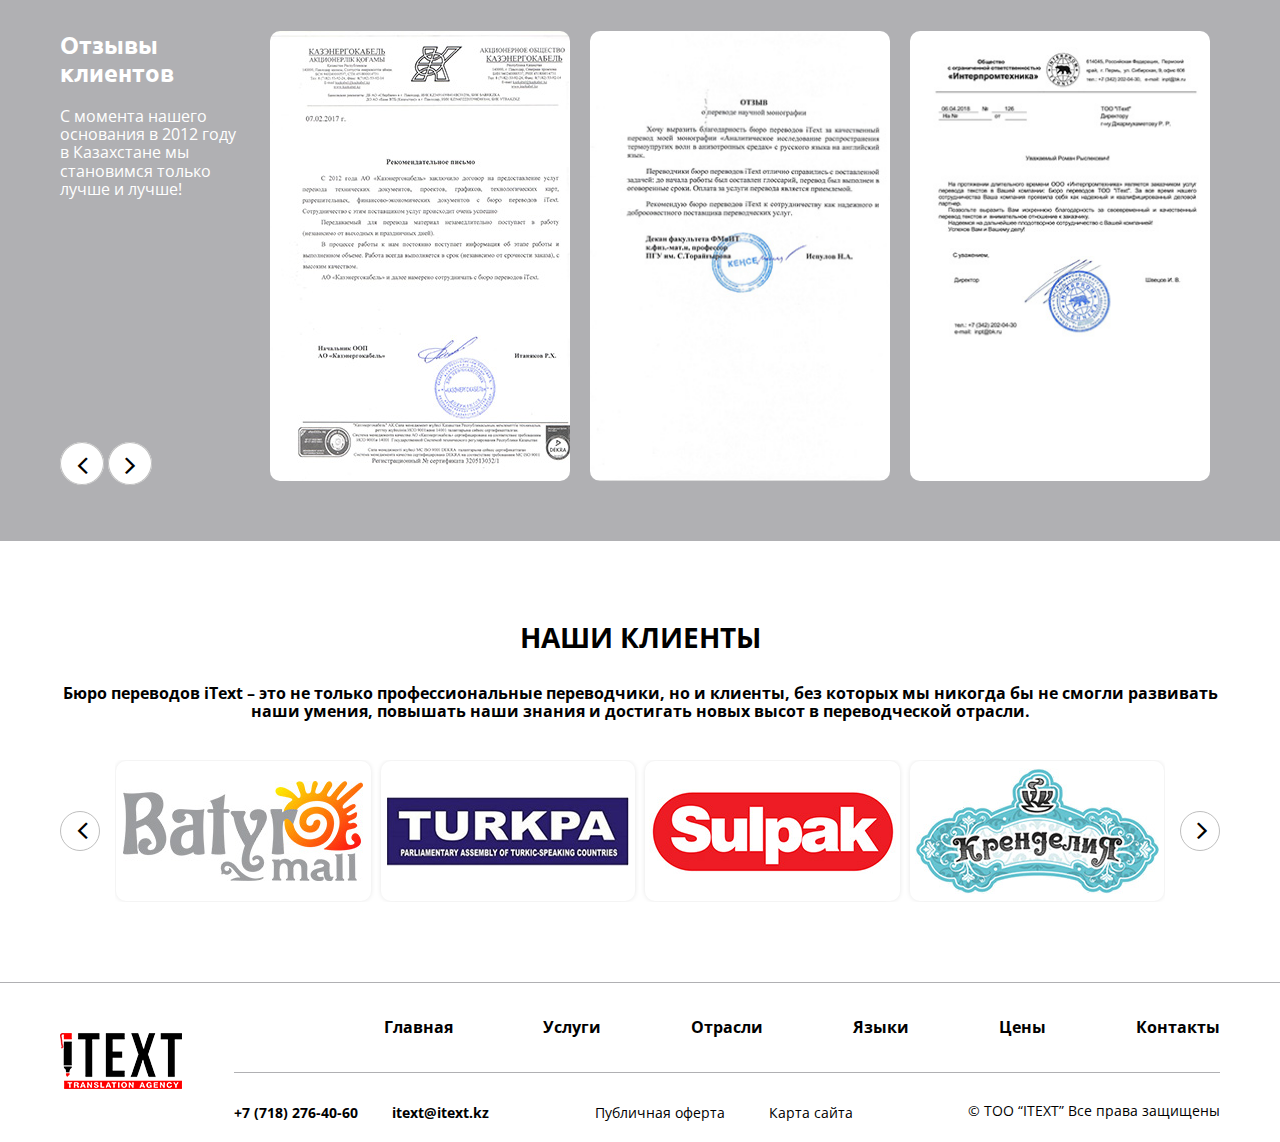
<file: service.html>
<!DOCTYPE html>
<html lang="en">
<head>
	<meta charset="UTF-8">
	<title>itext</title>
	<meta name="viewport" content="width=device-width, initial-scale=1.0, shrink-to-fit=no">
	<link href="https://fonts.googleapis.com/css?family=Open+Sans:400,700|Ubuntu:400,700&amp;subset=cyrillic,cyrillic-ext" rel="stylesheet">
	<link rel="stylesheet" href="css/style.css">

</head>
<body>

	<header class="header">
		<div class="header__top">
			<div class="container">
				<div class="header__wrap">
					<a href="index.html" class="header__logo">
						<img src="img/logo.png" alt="logo">
					</a>
					<div class="header__contacts header__contacts_display-none">
						<i class="header__contacts__cross icon-cancel"></i>
						<div class="header__mail">
							<div class="header__mail-item"><i class="icon-mail-alt"></i> itext@itext.kz</div>
							<a href="#" class="header__link red-link">Написать нам</a>
						</div>
						<div class="header__phone">
							<div class="header__phone-item"><i class="icon-phone"></i> +7 (718) 276-40-60</div>
							<a href="#" class="header__link red-link">Заказать звонок</a>
						</div>
					</div>
					<div class="header__social">
						<a href="#" class="header__contacts-img">
							<img src="img/contacts.png" alt="contact">
						</a>
						<a href="#" class="header__social-fb">
							<img src="img/facebook.png" alt="fb">
						</a>
						<a href="#" class="header__social-inst">
							<img src="img/instagram.png" alt="inst">
						</a>
					</div>
					<div class="header-lang">
						<div class="header__curr-lang">
							<a href="index.html" class="header__ru">RU<i class="icon-angle-down"></i></a>
						</div>
						<div class="header__other-lang">
							<div class="header__eng-box">
								<a href="index.html" class="header__eng">ENG</a>
							</div>
							<div class="header__kz-box">
								<a href="index.html" class="header__kz">KZ</a>
							</div>	
						</div>
					</div><!--header-lang-->
				</div><!--header__wrap-->
			</div><!--container-->
		</div><!--header__top-->
		<div class="header__menu">
			<div class="container">
				<ul class="header__menu-box header__menu_display-none">
					<li><a href="#" class="header__menu-item transition-anim">Главная</a></li>
					<li><a href="#" class="header__menu-item transition-anim">Услуги</a></li>
					<li><a href="#" class="header__menu-item transition-anim">Отрасли</a></li>
					<li><a href="#" class="header__menu-item transition-anim">Языки</a></li>
					<li><a href="#" class="header__menu-item transition-anim">Цены</a></li>
					<li><a href="#" class="header__menu-item transition-anim">Контакты</a></li>
					<i class="header__menu__cross icon-cancel"></i>
				</ul>
				<i class="header__menu-icon icon-menu"></i>
			</div><!--container-->
		</div><!--header__menu-->
	</header>

	<div class="service-top-box top-box">
		<div class="container">
			<h1 class="top-box-title">Услуги</h1>
		</div>
	</div>

	<div class="service-content">
		<div class="container">
			<h2 class="service-title">Выберите из списка нужную вам услугу</h2>
			<div class="service-content-wrap">
				<div class="service-content-item weak-shadow">
					<div class="service-content-item__icon">
						<i class="icon-doc-inv"></i>
					</div>
					<div class="service-content-item__text">Перевод документов</div>
					<i class="service-content-item__arrow icon-angle-double-down weak-shadow"></i>
				</div><!--service-content-item-->
				<div class="service-content-item weak-shadow">
					<div class="service-content-item__icon">
						<i class="icon-internet-explorer"></i>
					</div>
					<div class="service-content-item__text">Перевод сайтов</div>
					<i class="service-content-item__arrow icon-angle-double-down weak-shadow"></i>
				</div><!--service-content-item-->
				<div class="service-content-item weak-shadow">
					<div class="service-content-item__icon">
						<i class="icon-doc-text"></i>
					</div>
					<div class="service-content-item__text">Перевод инструкций</div>
					<i class="service-content-item__arrow icon-angle-double-down weak-shadow"></i>
				</div><!--service-content-item-->
				<div class="service-content-item weak-shadow">
					<div class="service-content-item__icon">
						<i class="icon-hourglass-3"></i>
					</div>
					<div class="service-content-item__text">Срочный перевод</div>
					<i class="service-content-item__arrow icon-angle-double-down weak-shadow"></i>
				</div><!--service-content-item-->
				<div class="service-content-item weak-shadow">
					<div class="service-content-item__icon">
						<i class="icon-hammer"></i>
					</div>
					<div class="service-content-item__text">Нотариальный перевод</div>
					<i class="service-content-item__arrow icon-angle-double-down weak-shadow"></i>
				</div><!--service-content-item-->
				<div class="service-content-item weak-shadow">
					<div class="service-content-item__icon">
						<i class="icon-book-open"></i>
					</div>
					<div class="service-content-item__text">Верстка</div>
					<i class="service-content-item__arrow icon-angle-double-down weak-shadow"></i>
				</div><!--service-content-item-->
			</div><!--service-content-wrap-->
		</div>
	</div>

	<div class="service-text-box">
		<div class="container">
			<div class="service-text-wrap">
				<div class="service-text__item read-more">
					<h3 class="service-text__title">Перевод документов</h3>
					<p>Мы оказываем услуги профессионального перевода и помогаем вам в установлении деловых связей с заказчиками по всему миру.</p>
					<p>Что такое перевод документов? Перевод документов – это профессиональный перевод с одного языка на другой. Наши профессиональные переводчики переводят документы с русского языка на любой язык, который вам необходим для установления контактов с вашей целевой аудиторией.</p>
					<p>Документы, которые мы переводим:</p>
					<ul>
						<li class="marker-list">Годовые отчеты</li>
						<li class="marker-list">Аудиторские отчеты</li>
						<li class="marker-list">Выписки с банковского счета</li>
						<li class="marker-list">Бизнес-планы</li>
						<li class="marker-list">Профайлы компании</li>
						<li class="marker-list">Договоры</li>
						<li class="marker-list">Цифровой контент</li>
						<li class="marker-list">Электронные курсы дистанционного обучения</li>
						<li class="marker-list">Финансовые отчеты</li>
						<li class="marker-list">Маркетинговые материалы</li>
						<li class="marker-list">Посты в социальных сетях</li>
						<li class="marker-list">Спецификации изделий</li>
						<li class="marker-list">Рекламные проспекты</li>
						<li class="marker-list">Справочная документация к программному обеспечению</li>
					</ul>
					<p>Сколько стоит перевод документов? При заказе перевода документов на первом месте всегда должно быть качество проекта. Мы обеспечиваем не только грамотный перевод, но и полное соответствие переведенного документа целевой аудитории. Наши менеджеры проектов оценивают перевод документов на основании количества символов с пробелами в документе, необходимого языка перевода, сроков и требований к форматированию. Вы можете отправить документы, которые необходимо перевести, любым удобным способом, описать требования к проекту, а мы в свою очередь предложим наиболее оптимальную стоимость с учетом всех ваших пожеланий.</p>
					<p>Почему стоит выбрать бюро переводов iText? Рынок переводов представлен многочисленными компаниями, при этом важно выбрать именно ту, которая соответствует всем вашим требованиям. Ниже мы привели несколько причин, по которым вам следует выбрать именно бюро переводов iText:</p>
					<ul>
						<li class="marker-list">наши услуги соответствуют стандарту ISO 17100:2015</li>
						<li class="marker-list">мы более 8 лет на рынке стран СНГ</li>
						<li class="marker-list">мы знаем, как добавить ценность к вашему проекту</li>
						<li class="marker-list">мы привлекаем к работе высококвалифицированных переводчиков, профильных специалистов, редакторов и верстальщиков</li>
					</ul>
					<p>Вопросы? Свяжитесь с нами любым удобным способом, и мы ответим на все интересующие вас вопросы.</p>
				</div><!--service-text__item-->
			</div><!--service-text-wrap-->
		</div>
	</div>

	<div class="container">
		<div class="content-page-form-wrap weak-shadow">
			<div class="content-page-form__left">
				<div class="content-page-form__text">
					<h3 class="content-page-form__title">Заказать перевод</h3>
					<h4 class="content-page-form__subtitle">Заполните форму и мы вам перезвоним</h4>
				</div>	
			</div><!--content-page-form__left-->
			<div class="content-page-form__right">
				<form action="#" method="post" class="content-page-form__item">
					<input type="text" placeholder="Ваше имя" class="content-page-form__block">
					<input type="text" placeholder="Ваш телефон" class="content-page-form__block">
					<input type="file" id="upload" class="offer-form__hide">
					<label for="upload" class="content-page-form__block content-page-form__file">Загрузить фаил <i class="icon-plus-circled"></i></label>
					<button type="submit" class="btn content-form__btn">Заказать перевод</button>
				</form>
			</div><!--content-page-form__right-->
		</div><!--content-page-form-wrap-->
	</div>

	<div class="feedback">
		<div class="container">
			<div class="feedback__slider-wrap">
				<div class="feedback__left">
					<h3 class="feedback-title">Отзывы клиентов</h3>
					<h4 class="feedback-subtitle">С момента нашего основания в 2012 году в Казахстане мы становимся только лучше и лучше!</h4>
					<div class="feedback-control">
						<div class="feedback-control__box">
							<i class="feedback__control-left icon-angle-left control_arrow"></i>
							<i class="feedback__control-right icon-angle-right control_arrow"></i>
						</div>	
					</div>
				</div><!--feedback__left-->
				<div class="feedback__right">
					<div class="swiper-container feedback__swiper-container">
						<div class="swiper-wrapper">
							<div class="swiper-slide">
								<a href="img/feedback/feedback1_big.jpg" data-lightbox="feedback">
									<img src="img/feedback/feedback1.jpg" alt="img">
									<div class="feedback__hover transition-anim">
										<i class="icon-search"></i>
									</div>	
								</a>
							</div><!--swiper-slide-->
							<div class="swiper-slide">
								<a href="img/feedback/feedback2_big.jpg" data-lightbox="feedback">
									<img src="img/feedback/feedback2.jpg" alt="img">
									<div class="feedback__hover transition-anim">
										<i class="icon-search"></i>
									</div>	
								</a>
							</div><!--swiper-slide-->
							<div class="swiper-slide">
								<a href="img/feedback/feedback3_big.jpg" data-lightbox="feedback">
									<img src="img/feedback/feedback3.jpg" alt="img">
									<div class="feedback__hover transition-anim">
										<i class="icon-search"></i>
									</div>	
								</a>
							</div><!--swiper-slide-->
							<div class="swiper-slide">
								<a href="img/feedback/feedback4_big.jpg" data-lightbox="feedback">
									<img src="img/feedback/feedback4.jpg" alt="img">
									<div class="feedback__hover transition-anim">
										<i class="icon-search"></i>
									</div>	
								</a>
							</div><!--swiper-slide-->
							<div class="swiper-slide">
								<a href="img/feedback/feedback5_big.jpg" data-lightbox="feedback">
									<img src="img/feedback/feedback5.jpg" alt="img">
									<div class="feedback__hover transition-anim">
										<i class="icon-search"></i>
									</div>	
								</a>
							</div><!--swiper-slide-->
							<div class="swiper-slide">
								<a href="img/feedback/feedback6_big.jpg" data-lightbox="feedback">
									<img src="img/feedback/feedback6.jpg" alt="img">
									<div class="feedback__hover transition-anim">
										<i class="icon-search"></i>
									</div>	
								</a>
							</div><!--swiper-slide-->
							<div class="swiper-slide">
								<a href="img/feedback/feedback7_big.jpg" data-lightbox="feedback">
									<img src="img/feedback/feedback7.jpg" alt="img">
									<div class="feedback__hover transition-anim">
										<i class="icon-search"></i>
									</div>	
								</a>
							</div><!--swiper-slide-->
							<div class="swiper-slide">
								<a href="img/feedback/feedback8_big.jpg" data-lightbox="feedback">
									<img src="img/feedback/feedback8.jpg" alt="img">
									<div class="feedback__hover transition-anim">
										<i class="icon-search"></i>
									</div>	
								</a>
							</div><!--swiper-slide-->
							<div class="swiper-slide">
								<a href="img/feedback/feedback9_big.jpg" data-lightbox="feedback">
									<img src="img/feedback/feedback9.jpg" alt="img">
									<div class="feedback__hover transition-anim">
										<i class="icon-search"></i>
									</div>	
								</a>
							</div><!--swiper-slide-->
						</div><!--swiper-wrapper-->
					</div><!--swiper-container-->
				</div><!--feedback__right-->
			</div><!--feedback__slider-wrap-->
		</div><!--container-->
	</div><!--feedback-->

	<div class="clients">
		<div class="container">
			<h2 class="clients-title">Наши клиенты</h2>
			<h3 class="clients-subtitle">Бюро переводов iText – это не только профессиональные переводчики, но и клиенты, без которых мы никогда бы не смогли развивать наши умения, повышать наши знания и достигать новых высот в переводческой отрасли.</h3>
			<div class="clients__wrap">
				<div class="swiper-container clients_slider-wrap">
					<div class="swiper-wrapper">
						<div class="clients__item swiper-slide weak-shadow">
							<img src="img/clients_img1.jpg" alt="img">
						</div><!--swiper-slide-->
						<div class="clients__item swiper-slide weak-shadow">
							<img src="img/clients_img2.jpg" alt="img">
						</div><!--swiper-slide-->
						<div class="clients__item swiper-slide weak-shadow">
							<img src="img/clients_img3.jpg" alt="img">
						</div><!--swiper-slide-->
						<div class="clients__item swiper-slide weak-shadow">
							<img src="img/clients_img4.jpg" alt="img">
						</div><!--swiper-slide-->
						<div class="clients__item swiper-slide weak-shadow">
							<img src="img/clients_img5.png" alt="img">
						</div><!--swiper-slide-->
						<div class="clients__item swiper-slide weak-shadow">
							<img src="img/clients_img6.png" alt="img">
						</div><!--swiper-slide-->
						<div class="clients__item swiper-slide weak-shadow">
							<img src="img/clients_img7.png" alt="img">
						</div><!--swiper-slide-->
						<div class="clients__item swiper-slide weak-shadow">
							<img src="img/clients_img8.png" alt="img">
						</div><!--swiper-slide-->
						<div class="clients__item swiper-slide weak-shadow">
							<img src="img/clients_img9.png" alt="img">
						</div><!--swiper-slide-->
					</div><!--swiper-wrapper-->
				</div><!--swiper-container-->
				<i class="clients__control-left icon-angle-left control_arrow"></i>
				<i class="clients__control-right icon-angle-right control_arrow"></i>
			</div><!--clients__wrap-->
		</div><!--container-->
	</div><!--clients-->

	<footer class="footer">
		<div class="container">
			<div class="footer__wrap">
				<div class="footer__logo">
					<a href="index.html"><img src="img/logo.png" alt=""></a>
				</div>
				<div class="footer__menu-wrap">
					<ul class="footer__nav-list">
						<li><a class="footer__nav-item transition-anim" href="#">Главная</a></li>
						<li><a class="footer__nav-item transition-anim" href="#">Услуги</a></li>
						<li><a class="footer__nav-item transition-anim" href="#">Отрасли</a></li>
						<li><a class="footer__nav-item transition-anim" href="#">Языки</a></li>
						<li><a class="footer__nav-item transition-anim" href="#">Цены</a></li>
						<li><a class="footer__nav-item transition-anim" href="#">Контакты</a></li>
					</ul>
					<div class="footer__bottom">
						<div class="footer__contact">
							<a href="tel:+77182764060" class="footer__phone">+7 (718) 276-40-60</a>
							<a href="#" class="footer__mail">itext@itext.kz</a>
						</div>
						<div class="footer__link">
							<a href="#">Публичная оферта</a>
							<a href="#">Карта сайта</a>
						</div>
						<div class="footer__copy">©  ТОО “ITEXT” Все права защищены</div>
					</div><!--footer__bottom-->
				</div><!--footer__menu-wrap-->
			</div><!--footer__wrap-->
		</div><!--container-->
	</footer>

	<div class="popup">
		<div class="popup__wrap">
			<div class="popup-connect popup_box">
				<i class="popup-connect__cross icon-cancel"></i>
				<div class="popup-connect__title-box">
					<h3 class="popup-connect__title">Связаться с нами</h3>
					<h4 class="popup-connect__subtitle">Заполните форму и мы вам перезвоним</h4>
				</div>	
				<form action="#" method="post" class="popup-connect__form">
					<input type="text" placeholder="Ваше имя" class="popup-connect__name">
					<input type="text" placeholder="Ваш телефон" class="popup-connect__phone">
					<button type="submit" class="btn popup-connect__btn">Отправить</button>
				</form>
			</div><!--popup-connect-->
			<div class="popup-ok popup_box">
				<div class="popup-ok__title-box">
					<h3 class="popup-ok__title">Ваша заявка принята!</h3>
					<h4 class="popup-ok__subtitle">Мы свяжемся с вами в ближайшее время</h4>
				</div>	
				<button type="submit" class="btn popup-ok__btn">OK</button>
			</div><!--popup-ok-->
		</div><!--popup__wrap-->
	</div><!--popup-->

	<script
	 src="https://code.jquery.com/jquery-3.3.1.min.js"
	 integrity="sha256-FgpCb/KJQlLNfOu91ta32o/NMZxltwRo8QtmkMRdAu8="
	 crossorigin="anonymous">
	</script>
	<script src="js/lightbox.min.js"></script>
	<script src="js/swiper.min.js"></script>
	<script src="js/readmore.min.js"></script>
	<script src="js/main.js"></script>
	
</body>
</html>
</file>
<file: css/style.css>
@import "normalize.css";
@import "fontello.css";
@import "lightbox.min.css";
@import "swiper.min.css";
@import "interface.css";
@import "main.css";
@import "media.css";
</file>
